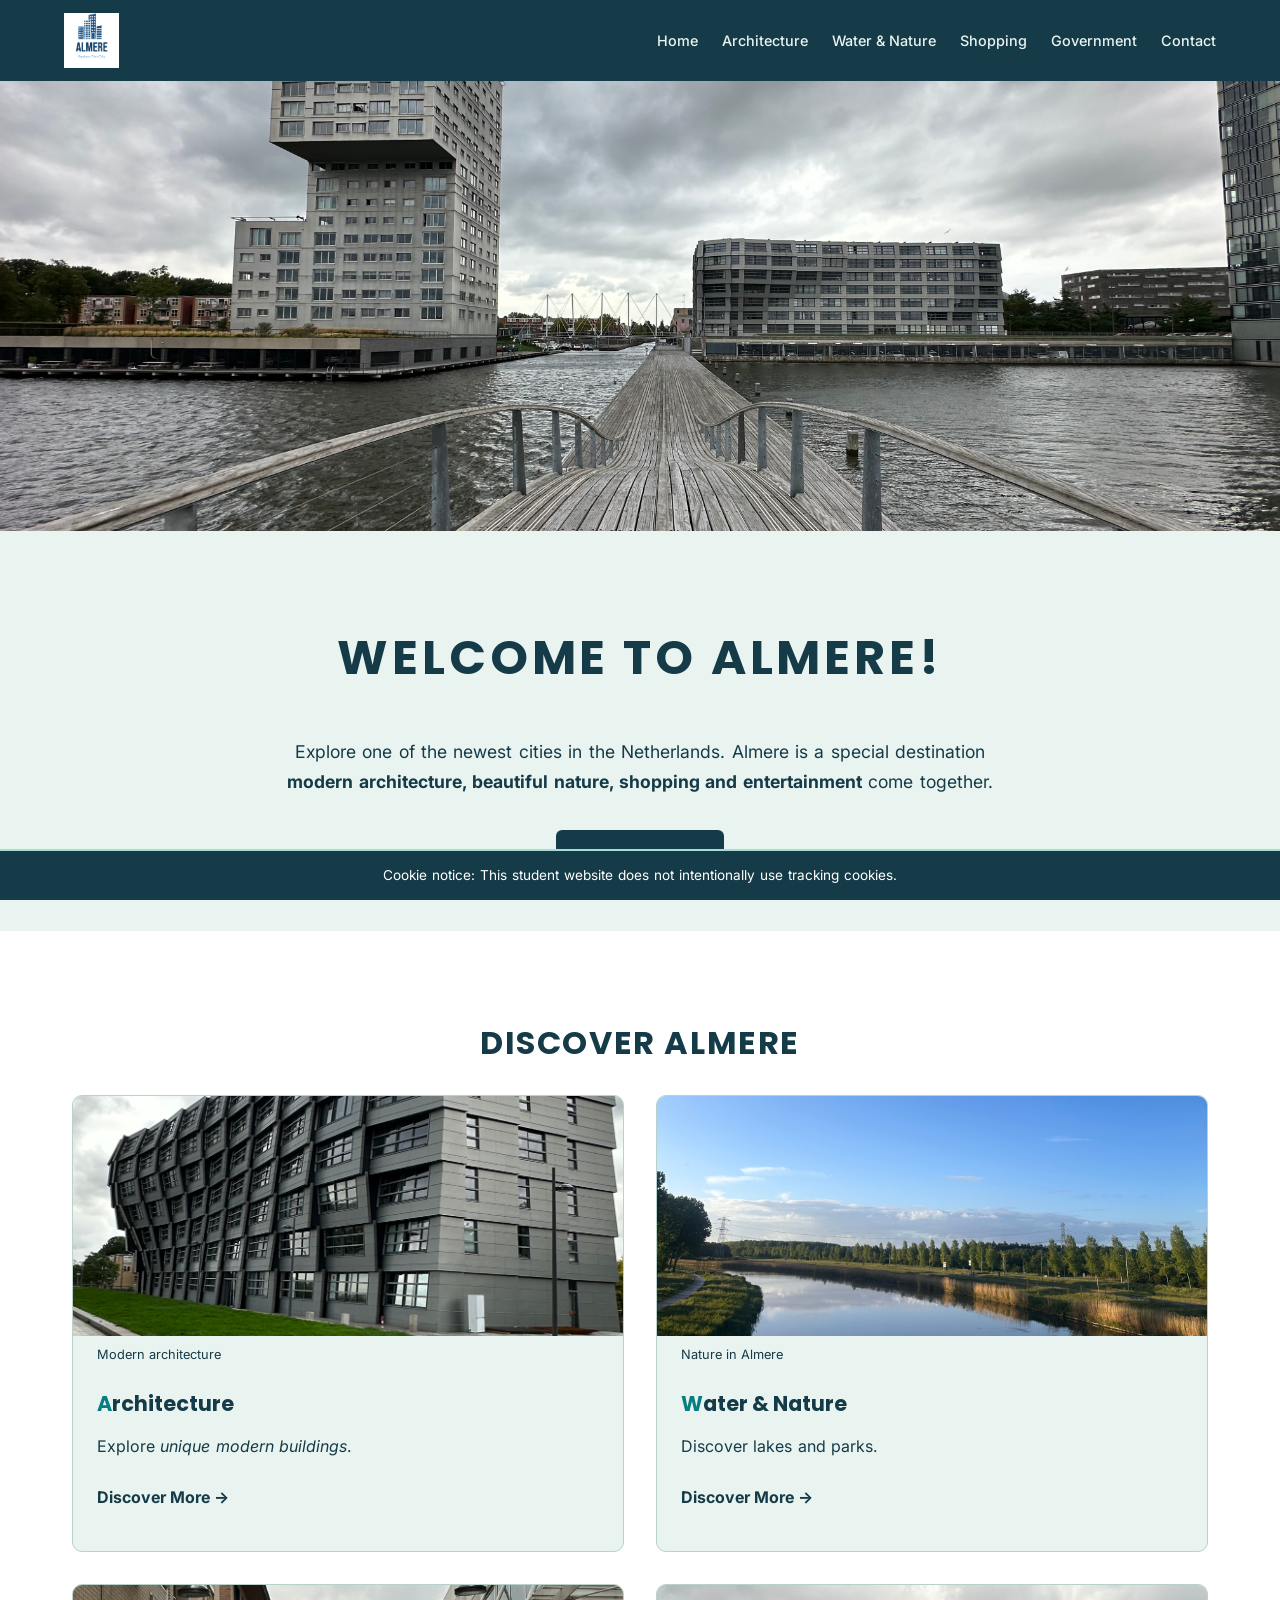
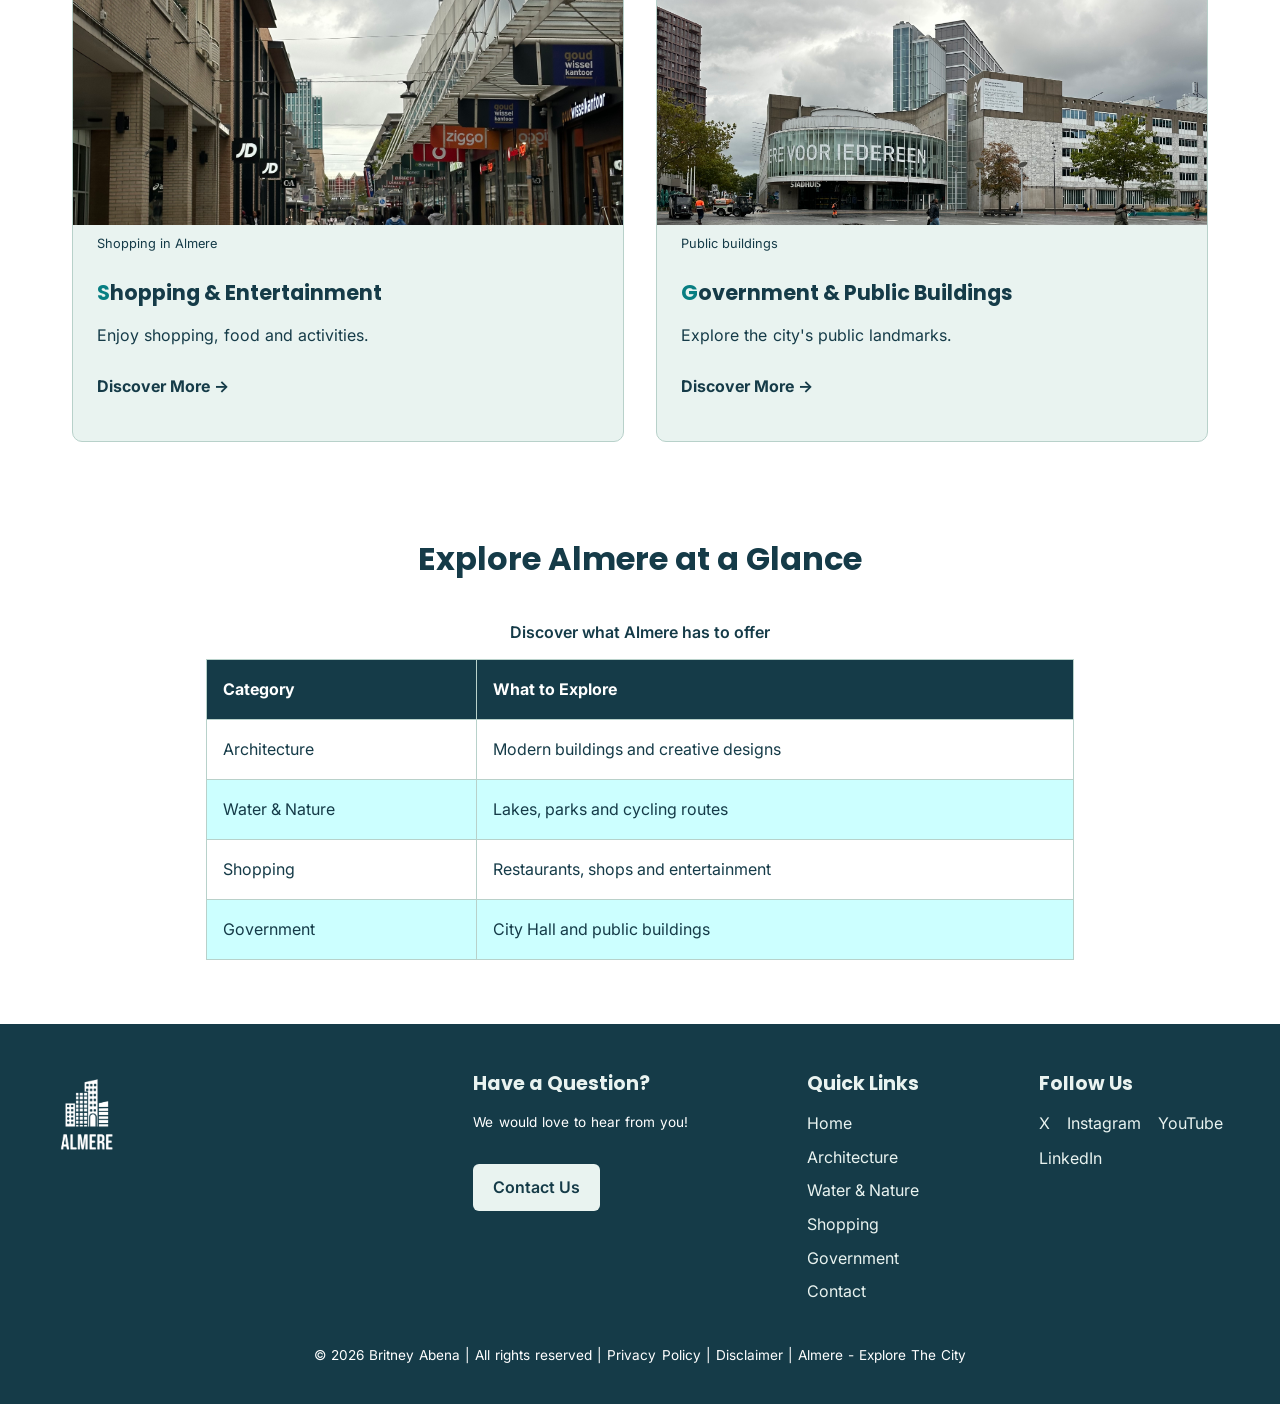
<file: index.html>
<!DOCTYPE html>
<html lang="en">

<head>
    <meta charset="UTF-8">
    <meta name="author" content="Britney Asante">
    <meta name="description" content="Explore Almere through architecture, nature, shopping and public buildings.">
    <meta name="keywords" content="Almere, architecture, nature, shopping, city">
    <meta name="viewport" content="width=device-width, initial-scale=1.0">

    <title>Home | Explore The City</title>

    <link rel="stylesheet" type="text/css" href="css/style.css">
    <link rel="icon" type="image/jpeg" href="img/almere-mainlogo.jpg">
   
</head>

<body>

    <!--Navigation-->
    <header class="site-header">
        <nav aria-label="Main navigation">
            <a href="index.html" class="logo">
                <img src="img/almere-mainlogo.jpg"
                     alt="Almere"
                     title="Explore Almere">
            </a>

            <ul class="navigation">
                <li><a href="index.html">Home</a></li>
                <li><a href ="architecture.html">Architecture</a></li>
                <li><a href="nature.html">Water &amp; Nature</a></li>
                <li><a href="shopping.html">Shopping</a></li>
                <li><a href="government.html">Government</a></li>
                <li><a href="contact.html">Contact</a></li>
            </ul>
        </nav>
    </header>

    <main>
        <!--Main image and introduction-->
        <section class="hero">
            <figure>
                <img src="img/almere-city.jpg" 
                     alt="Modern buidings in Almere city Centre"
                     title="Welcome to Almere">
            </figure>

            <article>
                <h1>WELCOME TO ALMERE!</h1>

                <p> 
                 Explore one of the newest cities in the Netherlands. Almere is a special destination <strong>modern architecture, beautiful nature, shopping and entertainment</strong> come together.
                </p>

                <a href="#discover" class="button">Explore Almere</a>
            </article>
        </section>

        <!--Introduction of Almere-->
        <section id="discover" class="highlights">
             <h2>Discover Almere</h2>

             <section class="card-container">
                <article class="card">
                    <figure>
                        <img src="img/architecture.jpg"
                             alt="Modern buidings in Almere"
                             title="Architecture in Almere">
                        <figcaption>Modern architecture</figcaption>
                    </figure>

                    <h3>Architecture</h3>
                    <p> Explore <em>unique modern buildings</em>.</p>
                    <a href="architecture.html">Discover More &rarr;</a>
                </article>

                <article class="card">
                    <figure>
                        <img src="img/nature.jpg"
                             alt="Lake in Almere"
                             title="Water and Nature">
                        <figcaption>Nature in Almere</figcaption>
                    </figure>

                     <h3>Water &amp; Nature</h3>
                     <p> Discover lakes and parks.</p>
                     <a href="nature.html">Discover More &rarr;</a>
                </article>


                <article class="card">
                    <figure>
                        <img src="img/shopping.jpg"
                             alt="Shopping centre in Almere"
                             title="Shopping and Entertainment">
                        <figcaption>Shopping in Almere</figcaption>
                    </figure>

                     <h3>Shopping &amp; Entertainment</h3>
                     <p> Enjoy shopping, food and activities.</p>
                     <a href="shopping.html">Discover More &rarr;</a>
                </article>

                 <article class="card">
                    <figure>
                        <img src="img/government.jpg"
                             alt="Public building in Almere"
                             title="Government and Public Buildiings">
                        <figcaption>Public buildings</figcaption>
                    </figure>

                     <h3>Government &amp; Public Buildings</h3>
                     <p> Explore the city's public landmarks.</p>
                     <a href="government.html">Discover More &rarr;</a>
                </article>

                </section>
         </section>

         <section class="city-overview">
    <h2>Explore Almere at a Glance</h2>

    <table>
        <caption>Discover what Almere has to offer</caption>

        <thead>
            <tr>
                <th scope="col">Category</th>
                <th scope="col">What to Explore</th>
            </tr>
        </thead>

        <tbody>
            <tr>
                <td>Architecture</td>
                <td>Modern buildings and creative designs</td>
            </tr>
            <tr>
                <td>Water &amp; Nature</td>
                <td>Lakes, parks and cycling routes</td>
            </tr>
            <tr>
                <td>Shopping</td>
                <td>Restaurants, shops and entertainment</td>
            </tr>
            <tr>
                <td>Government</td>
                <td>City Hall and public buildings</td>
            </tr>
        </tbody>
    </table>
</section>

    </main>

    <!--Footer-->
    <footer class="site-footer">

        <section class="footer-container">

            <article class="footer-about">
                <img src="img/almere-logo.jpg"
                     alt="Almere"
                     class="footer-logo"
                     title="Almere logo">
                </article>

                <article class="footer-contact">
                    <h2>Have a Question?</h2>
                    <p>We would love to hear from you!</p>
                    <a href="contact.html" class="button">
                        Contact Us
                    </a> 
                </article>

        <nav class="footer-links" aria-label="Footer navigation">
            <h2>Quick Links</h2>
            
            <ul>
                <li><a href="index.html">Home</a></li>
                <li><a href ="architecture.html">Architecture</a></li>
                <li><a href="nature.html">Water &amp; Nature</a></li>
                <li><a href="shopping.html">Shopping</a></li>
                <li><a href="government.html">Government</a></li>
                <li><a href="contact.html">Contact</a></li>
            </ul>
        </nav>

            <aside class="footer-social">
               <h2>Follow Us</h2>
               <a href="https://x.com" aria-label="X">X</a>
               <a href="https://instagram.com" aria-label="Instagram">Instagram</a>
               <a href="https://youtube.com" aria-label="YouTube">YouTube</a>
              <a href="https://linkedin.com" aria-label="LinkedIn">LinkedIn</a>
            </aside>
         </section>
        <p class="copyright">
            &copy; 2026 Britney Abena | All rights reserved | Privacy Policy | Disclaimer | Almere - Explore The City
        </p>
    </footer>

    <aside class="cookie-message" aria-label="Cookie notice">
    <p>
        Cookie notice: This student website does not
        intentionally use tracking cookies.
    </p>
</aside>
</body>
</html>
</file>
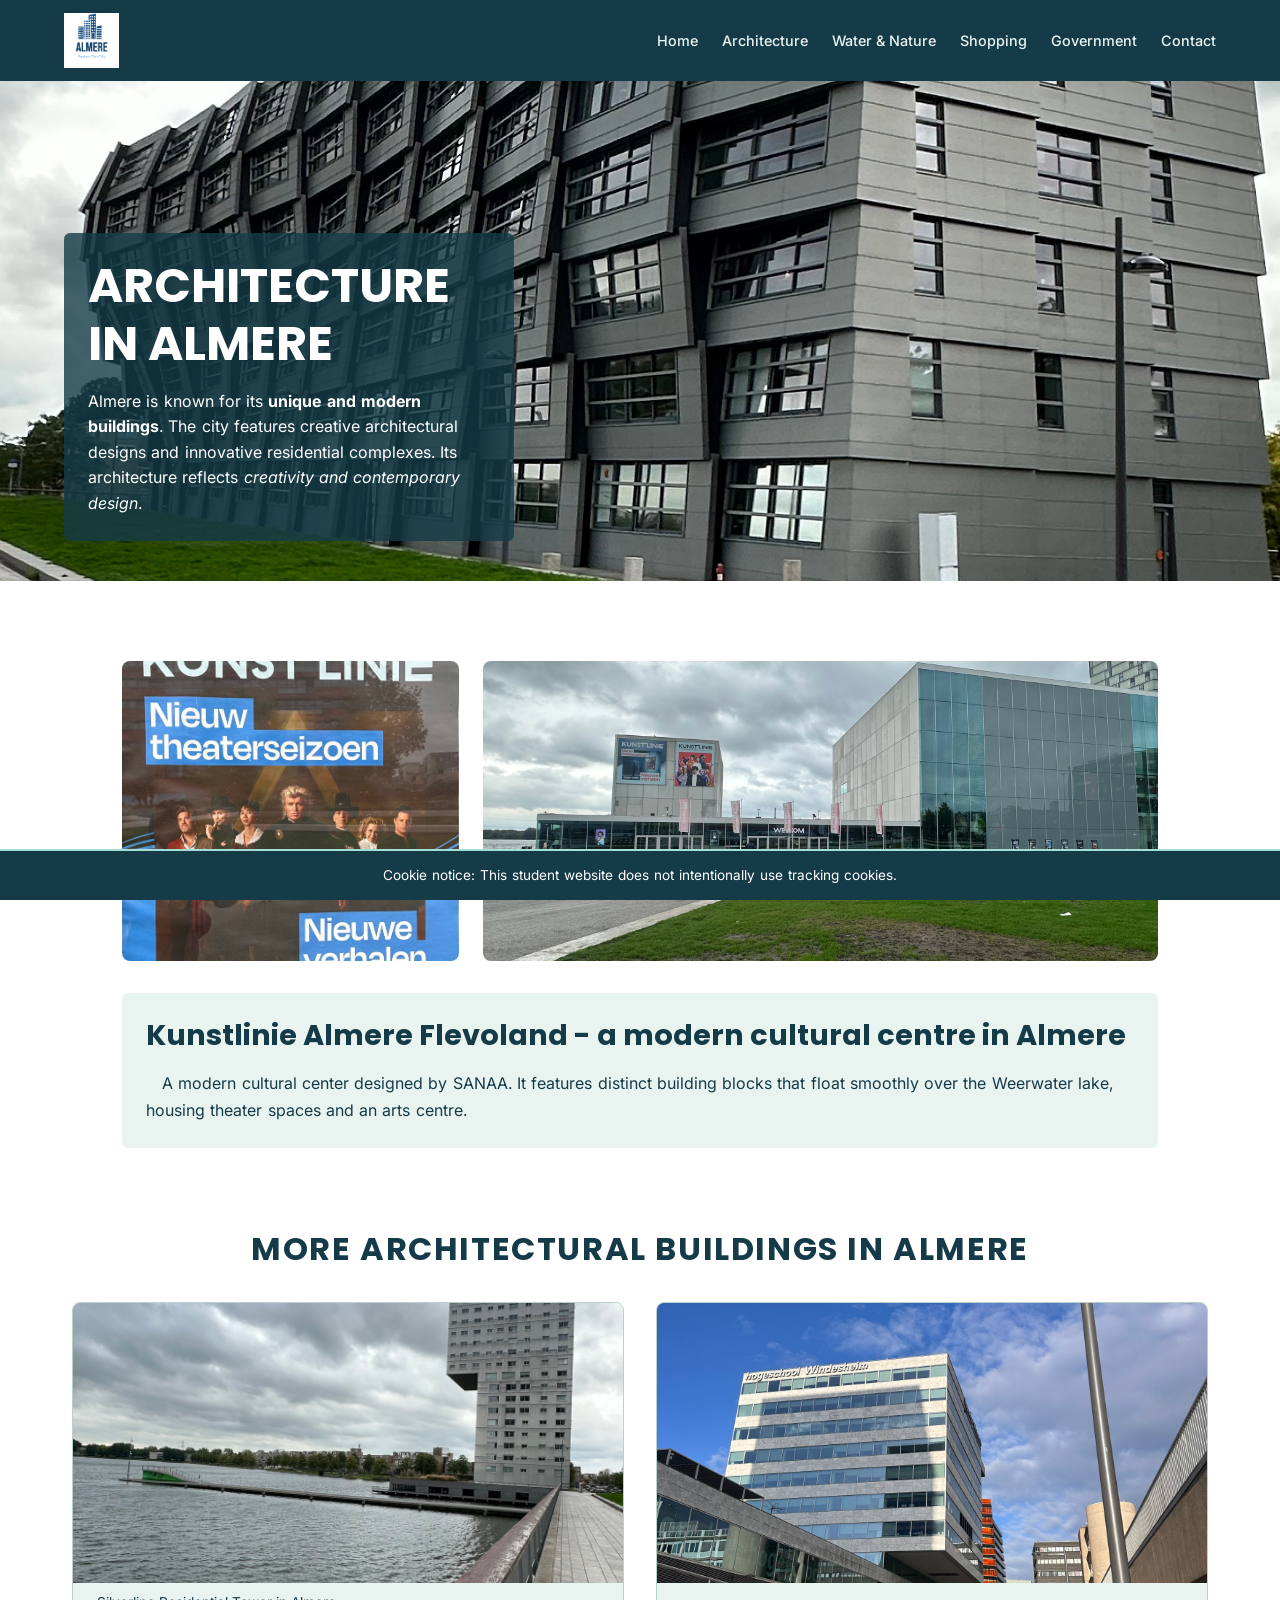
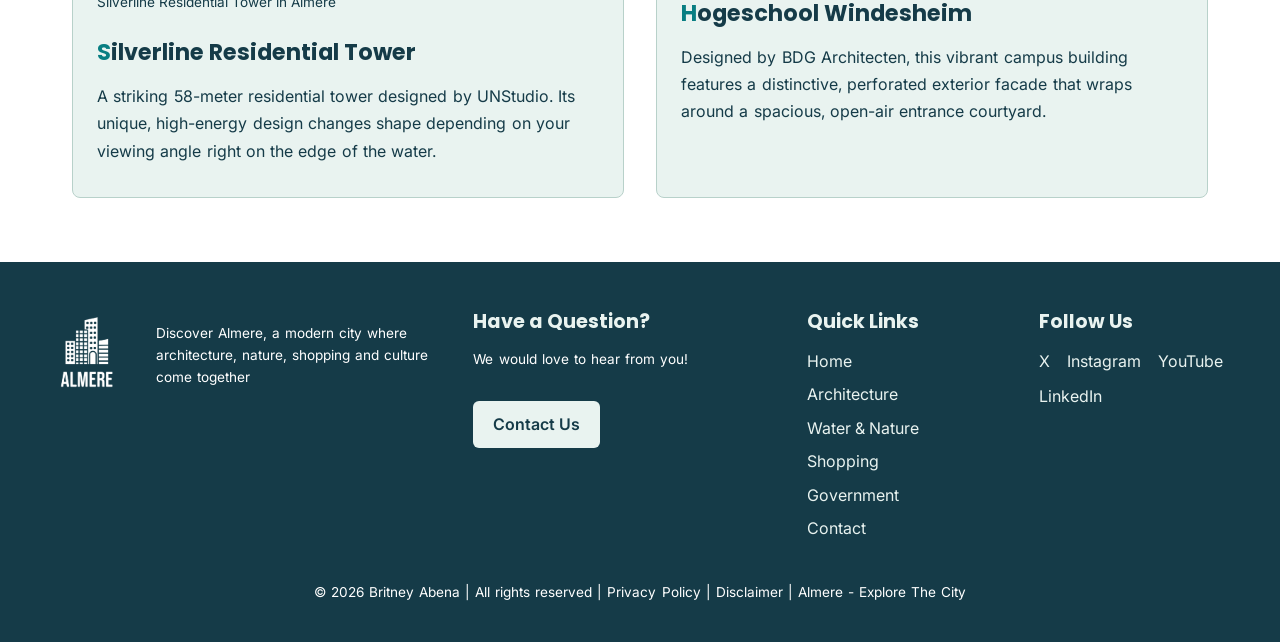
<file: architecture.html>
<!DOCTYPE html>
<html lang="en">
    <head>
        <meta charset="UTF-8">
        <meta name="author" content="Britney Asante">
        <meta name="description" content="Discover modern architecture in Almere including kunstlinie, Silverline Tower and Hogeschool Windesheim. Explore the city's unique buildings.">
        <meta name="keywords" content="Almere, architecture. kunstlinie, silverline, Windesheim">
        <meta name="viewport" content="width=device-width, initial-scale=1.0">

        <title>Architecture</title>

        <link rel="stylesheet" type="text/css" href="css/style.css">
        <link rel="icon" type="image/jpeg" href="img/almere-mainlogo.jpg">
    </head>
<body>

    <header class="site-header">
        <nav aria-label="Main navigation">
            <a href="index.html" class="logo">
                <img src="img/almere-mainlogo.jpg" alt="Almere" title="Almere logo">
            </a>

            <ul class="navigation">
                <li><a href="index.html">Home</a></li>
                <li><a href ="architecture.html" aria-current="page">Architecture</a></li>
                <li><a href="nature.html">Water &amp; Nature</a></li>
                <li><a href="shopping.html">Shopping</a></li>
                <li><a href="government.html">Government</a></li>
                <li><a href="contact.html">Contact</a></li>
            </ul>
        </nav>
    </header>
    <main>
        <section class="architecture-hero">
            <img src="img/architecture.jpg" alt="Modern residential architecture in Almere" title="Architecture in Almere">

            <article class="architecture-intro">
                <h1>Architecture in Almere</h1>

                <p>
                    Almere is known for its <strong>unique and modern 
                    buildings</strong>. The city features creative 
                    architectural designs and innovative residential
                    complexes. Its architecture reflects 
                    <em>creativity and contemporary design</em>.
                </p>
            </article>
        </section>

        <section class="kunstline-section">
            <section class="kunstline-images">
                <figure>
                    <img src="img/kunstlinie-poster.jpg" alt="Kunstlinie Almere theatre poster" title="Kunstlinie poster">
                </figure>
                <figure>
                    <img src="img/kunstlinie.jpg" alt="Modern kunstlinie centre in Almere" title="Kunstlinie">
                </figure>
            </section>
            <article class="kunstline-text">
                <h2>
                    Kunstlinie Almere Flevoland -
                    a modern cultural centre in Almere
                </h2>

                <p>
                    A modern cultural center designed by SANAA. 
                    It features distinct building blocks that 
                    float smoothly over the Weerwater lake, 
                    housing theater spaces and an arts centre.
                </p>
            </article>

        </section>

        <section class="architecture-buildings">
            <h2>More Architectural Buildings in Almere</h2>
            <section class="architecture-card-container">
                <article class="architecture-card">
                    <figure>
                        <img src="img/silverline.jpg" alt="Silverline residential tower in Almere" title="Silverline residential tower">
                        <figcaption>Silverline Residential Tower in Almere</figcaption>
                    </figure>
                    <h3>Silverline Residential Tower</h3>
                    <p>
                        A striking 58-meter residential tower 
                        designed by UNStudio. Its unique, 
                        high-energy design changes shape depending on your viewing angle 
                        right on the edge of the water.
                    </p>
                </article>
                 <article class="architecture-card">
                    <figure>
                        <img src="img/windesheim.jpg" alt="Hogeschool windesheim building in Almere" title="Hogeschool Windesheim"> 
                    </figure>
                    <h3>Hogeschool Windesheim</h3>
                    <p>
                       Designed by BDG Architecten, this vibrant
                        campus building features a distinctive, 
                        perforated exterior facade that wraps 
                        around a spacious, open-air entrance courtyard.
                    </p>
                </article>
            </section>
        </section>

    </main>
    <!--Footer-->
    <footer class="site-footer">

        <section class="footer-container">

            <article class="footer-about">
                <img src="img/almere-logo.jpg" alt="Almere" class="footer-logo" title="Logo">

                <p>Discover Almere, a modern city where 
                   architecture, nature, shopping and 
                   culture come together
                </p>
                </article>

                <article class="footer-contact">
                    <h2>Have a Question?</h2>
                    <p>We would love to hear from you!</p>
                    <a href="contact.html" class="button">
                        Contact Us
                    </a> 
                </article>

        <nav class="footer-links" aria-label="Footer navigation">
            <h2>Quick Links</h2>
            
            <ul>
                <li><a href="index.html">Home</a></li>
                <li><a href ="architecture.html">Architecture</a></li>
                <li><a href="nature.html">Water &amp; Nature</a></li>
                <li><a href="shopping.html">Shopping</a></li>
                <li><a href="government.html">Government</a></li>
                <li><a href="contact.html">Contact</a></li>
            </ul>
        </nav>

            <section class="footer-social">
               <h2>Follow Us</h2>
               <a href="https://x.com" aria-label="X">X</a>
               <a href="https://instagram.com" aria-label="Instagram">Instagram</a>
               <a href="https://youtube.com" aria-label="YouTube">YouTube</a>
              <a href="https://linkedin.com" aria-label="LinkedIn">LinkedIn</a>
             </section>
         </section>
        <p class="copyright">
            &copy; 2026 Britney Abena | All rights reserved | Privacy Policy | Disclaimer | Almere - Explore The City
        </p>
    </footer>

    <aside class="cookie-message" aria-label="Cookie notice">
    <p>
        Cookie notice: This student website does not
        intentionally use tracking cookies.
    </p>
</aside>

</body>
</html>
</file>
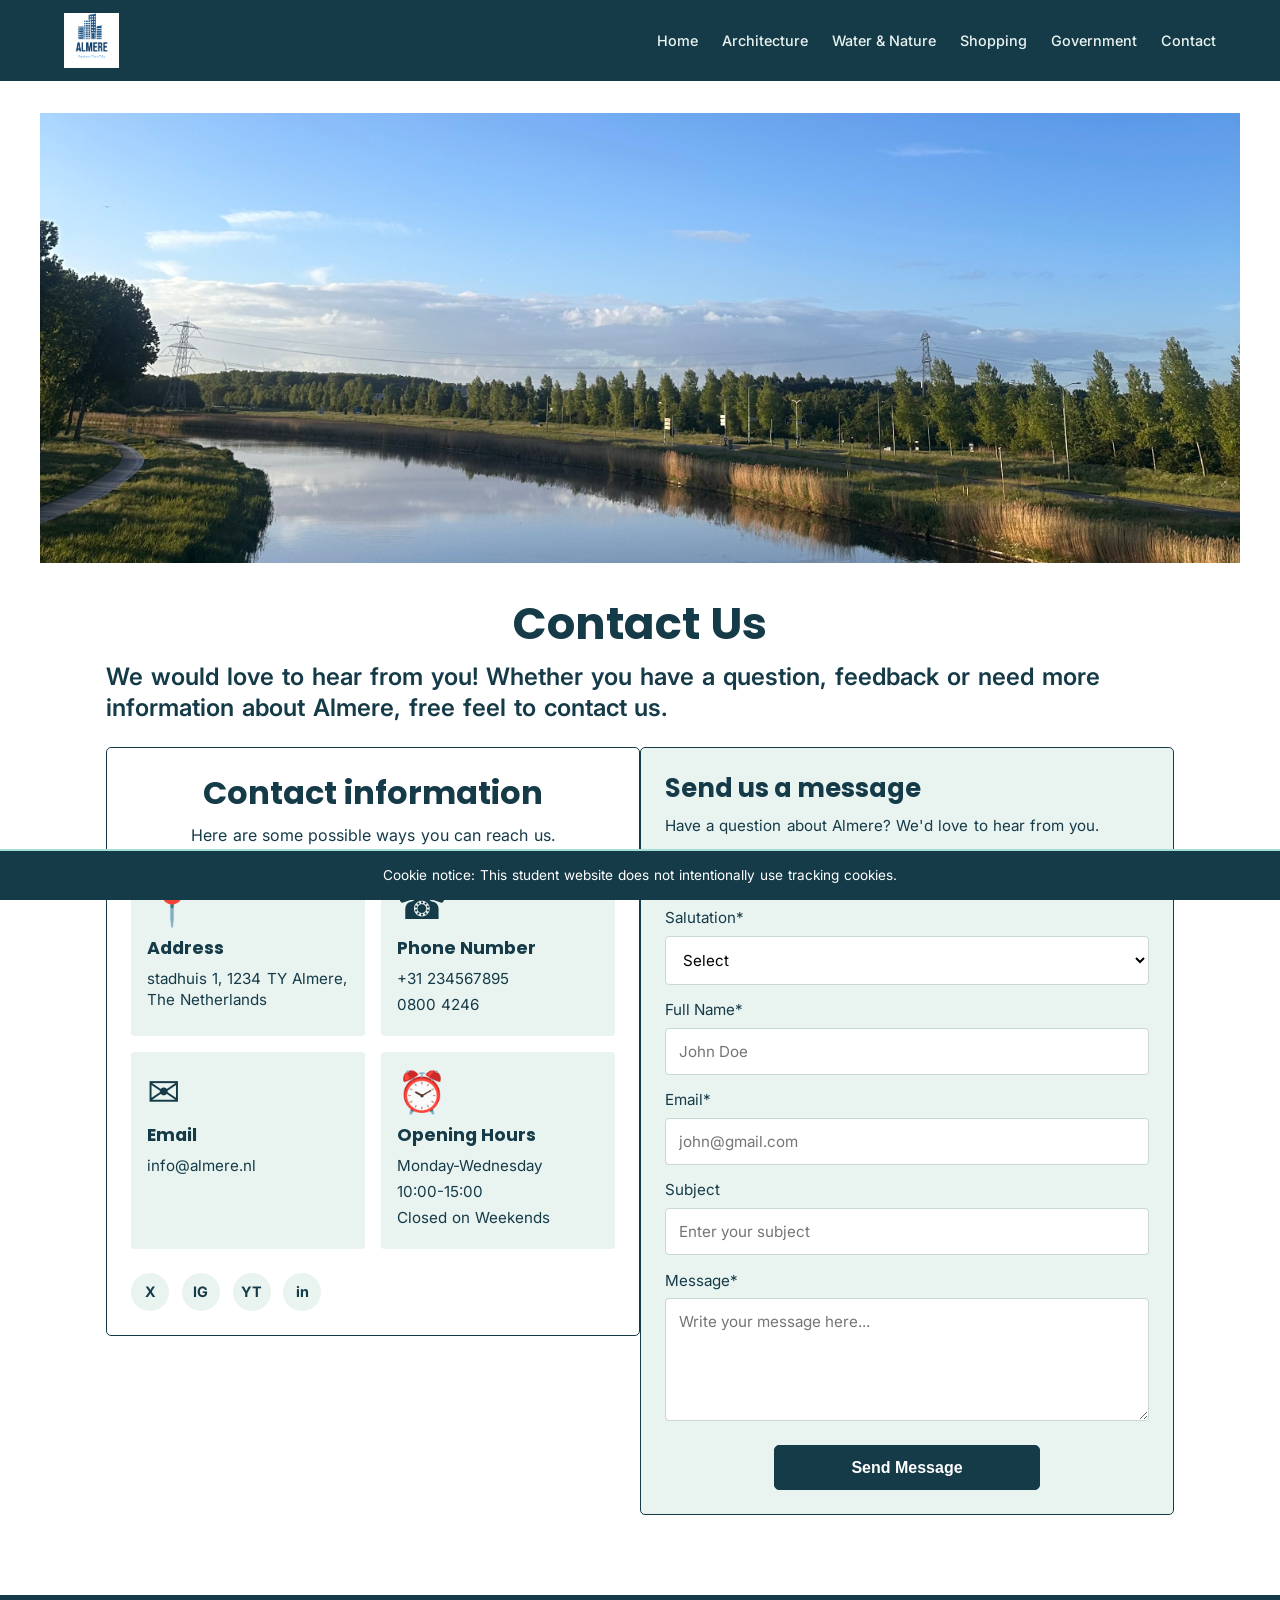
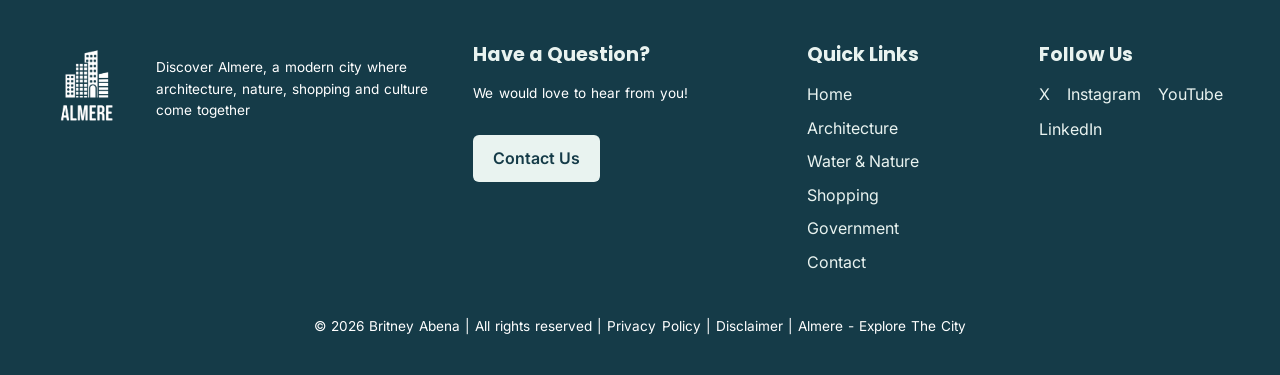
<file: contact.html>
<!DOCTYPE html> 
<html lang="en">
<head>
       <meta charset="UTF-8">
        <meta name="author" content="Britney Asante">
        <meta name="description" content="Contact Explore Almere for questions, feedback and information about the city's architecture, nature, shopping and attractions.">
        <meta name="keywords" content="Almere, contact, information, Netherlands, tourism">
        <meta name="viewport" content="width=device-width, initial-scale=1.0">

        <title>Contact Us | Explore Almere</title> 

        <link rel="stylesheet" type="text/css" href="css/style.css">
        <link rel="icon" type="image/jpeg" href="img/almere-mainlogo.jpg">
</head>
<body> 

    <header class="site-header">
        <nav aria-label="Main navigation">
            <a href="index.html" class="logo">
                <img src="img/almere-mainlogo.jpg" alt="Almere" title="Almere logo">
            </a>

            <ul class="navigation">
                <li><a href="index.html">Home</a></li>
                <li><a href ="architecture.html">Architecture</a></li>
                <li><a href="nature.html">Water &amp; Nature</a></li>
                <li><a href="shopping.html">Shopping</a></li>
                <li><a href="government.html">Government</a></li>
                <li><a href="contact.html" aria-current="page">Contact</a></li>
            </ul>
        </nav>
    </header>
    <main>
        <section class="contact-hero">
            <img src="img/contact.jpg" alt="Peaceful lake surrounding by trees in Almere" title="Beautiful scenery in Almere">
        </section>

        <section class="contact-introduction">
            <h1> Contact Us</h1>
            <p>
                We would love to hear from you! Whether you have a question, feedback or need more information about Almere, free feel to contact us.
            </p>
        </section>

        <section class="contact-layout">
            <article class="contact-information">
                <h2>Contact information</h2>
                <p>
                    Here are some possible ways you can reach us.
                </p>

                <section class="contact-info-grid">
                    <article class="contact-info-card">
                        <span class="contact-icon" aria-hidden="true">&#128205;</span>
                        <h3>Address</h3>
                        <p>
                            stadhuis 1,
                            1234 TY Almere,
                            The Netherlands
                        </p>
                    </article>

                    <article class="contact-info-card">
                        <span class="contact-icon" aria-hidden="true">&#9742;</span>
                        <h3>Phone Number</h3>
                        <p>
                            <a href="tel:+31234567895">
                                +31 234567895
                            </a>
                        </p>
                        <p>
                            <a href="tel:+08004246">
                                0800 4246
                            </a>
                        </p>
                    </article>

                    <article class="contact-info-card">
                        <span class="contact-icon" aria-hidden="true">&#9993;</span>
                        <h3>Email</h3>
                        <p>
                            <a href="mailto:info@almere.nl">
                                info@almere.nl
                            </a>
                        </p>
                    </article>

                     <article class="contact-info-card">
                        <span class="contact-icon" aria-hidden="true">&#9200;</span>
                        <h3>Opening Hours</h3>
                        <p>
                            Monday-Wednesday
                        </p>
                        <p>
                            10:00-15:00
                        </p>
                        <p>
                            Closed on Weekends
                        </p>
                    </article>
                </section>

                <aside class="contact-social">
                    <a href="https://x.com" aria-label="X">X</a>
                    <a href="https://instagram.com" aria-label="Instagram">IG</a>
                    <a href="https://youtube.com" aria-label="YouTube">YT</a>
                    <a href="https://linkedin.com" aria-label="LinkedIn">in</a>
                </aside>
            </article>

            <article class="contact-form-section">
                <h2>Send us a message</h2>
                <p>
                    Have a question about Almere?
                    We'd love to hear from you.
                </p>

                <form action="#" method="post">
                    <fieldset>
                        <legend>Your Contact Details</legend>
                        <label for="salutation">
                            Salutation*
                        </label>
                        <select id="salutation" name="salutation" required>
                            <option value="">Select</option>
                            <option value="mr">Mr</option>
                            <option value="miss">Miss</option>
                            <option value="mrs">Mrs</option>
                            <option value="other">Other</option>
                        </select>
                        <label for="fullname">Full Name*</label>
                        <input type="text" id="fullname" name="fullname" required minlength="2" maxlength="50" placeholder="John Doe"/>
                        <label for="email">Email*</label>
                        <input type="email" id="email" name="email" required placeholder="john@gmail.com"/>
                        <label for="subject">Subject</label>
                        <input type="text" id="subject" name="subject" placeholder="Enter your subject"/>
                        <label for="message">Message*</label>
                        <textarea name="message" id="message" rows="5" placeholder="Write your message here..." required></textarea>     
                        <input type="submit" value="Send Message" class="contact-submit"/>
                        
                    </fieldset>
                </form>
            </article>
        </section>
    </main>

    <!--Footer-->
    <footer class="site-footer">

        <section class="footer-container">

            <article class="footer-about">
                <img src="img/almere-logo.jpg" alt="Almere" class="footer-logo" title="Logo">

                <p>Discover Almere, a modern city where 
                   architecture, nature, shopping and 
                   culture come together
                </p>
                </article>

                <article class="footer-contact">
                    <h2>Have a Question?</h2>
                    <p>We would love to hear from you!</p>
                    <a href="contact.html" class="button">
                        Contact Us
                    </a> 
                </article>

        <nav class="footer-links" aria-label="Footer navigation">
            <h2>Quick Links</h2>
            
            <ul>
                <li><a href="index.html">Home</a></li>
                <li><a href ="architecture.html">Architecture</a></li>
                <li><a href="nature.html">Water &amp; Nature</a></li>
                <li><a href="shopping.html">Shopping</a></li>
                <li><a href="government.html">Government</a></li>
                <li><a href="contact.html">Contact</a></li>
            </ul>
        </nav>

            <section class="footer-social">
               <h2>Follow Us</h2>
               <a href="https://x.com" aria-label="X">X</a>
               <a href="https://instagram.com" aria-label="Instagram">Instagram</a>
               <a href="https://youtube.com" aria-label="YouTube">YouTube</a>
              <a href="https://linkedin.com" aria-label="LinkedIn">LinkedIn</a>
             </section>
         </section>
        <p class="copyright">
            &copy; 2026 Britney Abena | All rights reserved | Privacy Policy | Disclaimer | Almere - Explore The City
        </p>
    </footer>

    <aside class="cookie-message" aria-label="Cookie notice">
    <p>
        Cookie notice: This student website does not
        intentionally use tracking cookies.
    </p>
</aside>

</body>
</html>
</file>
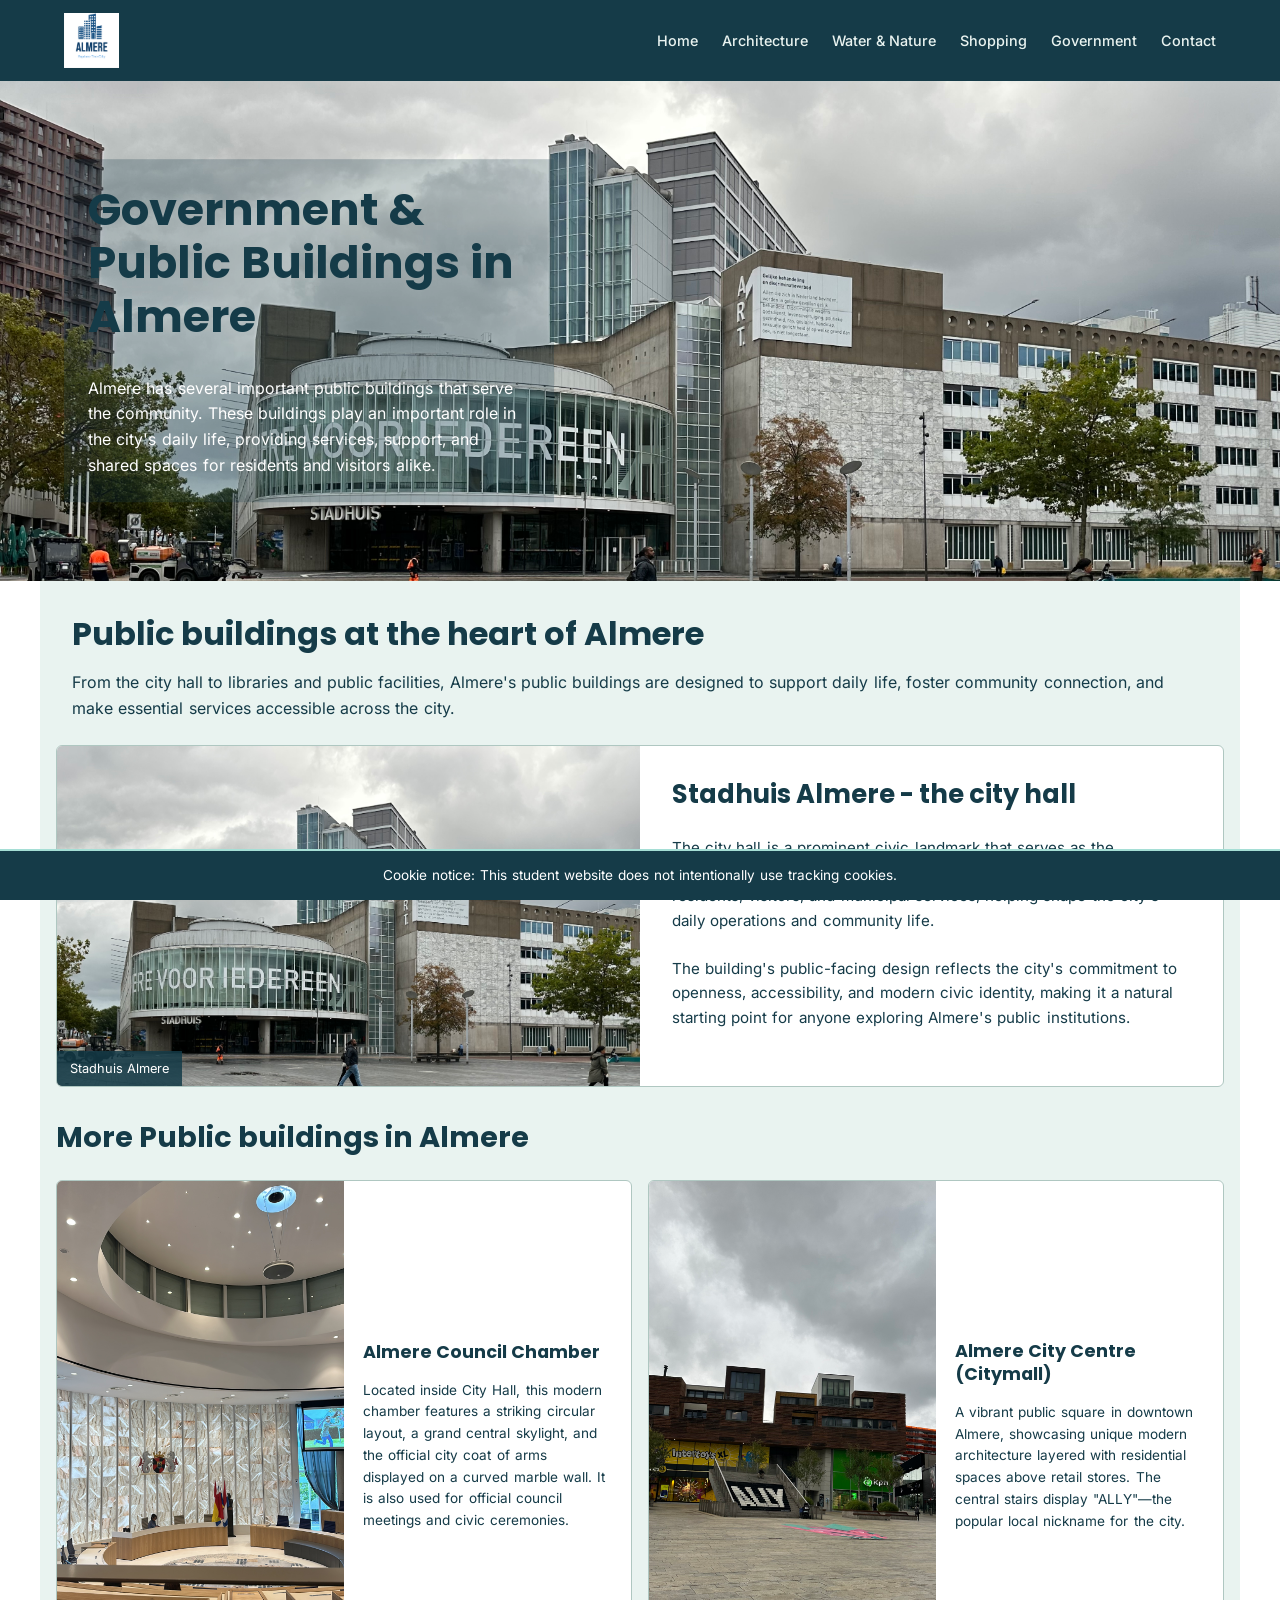
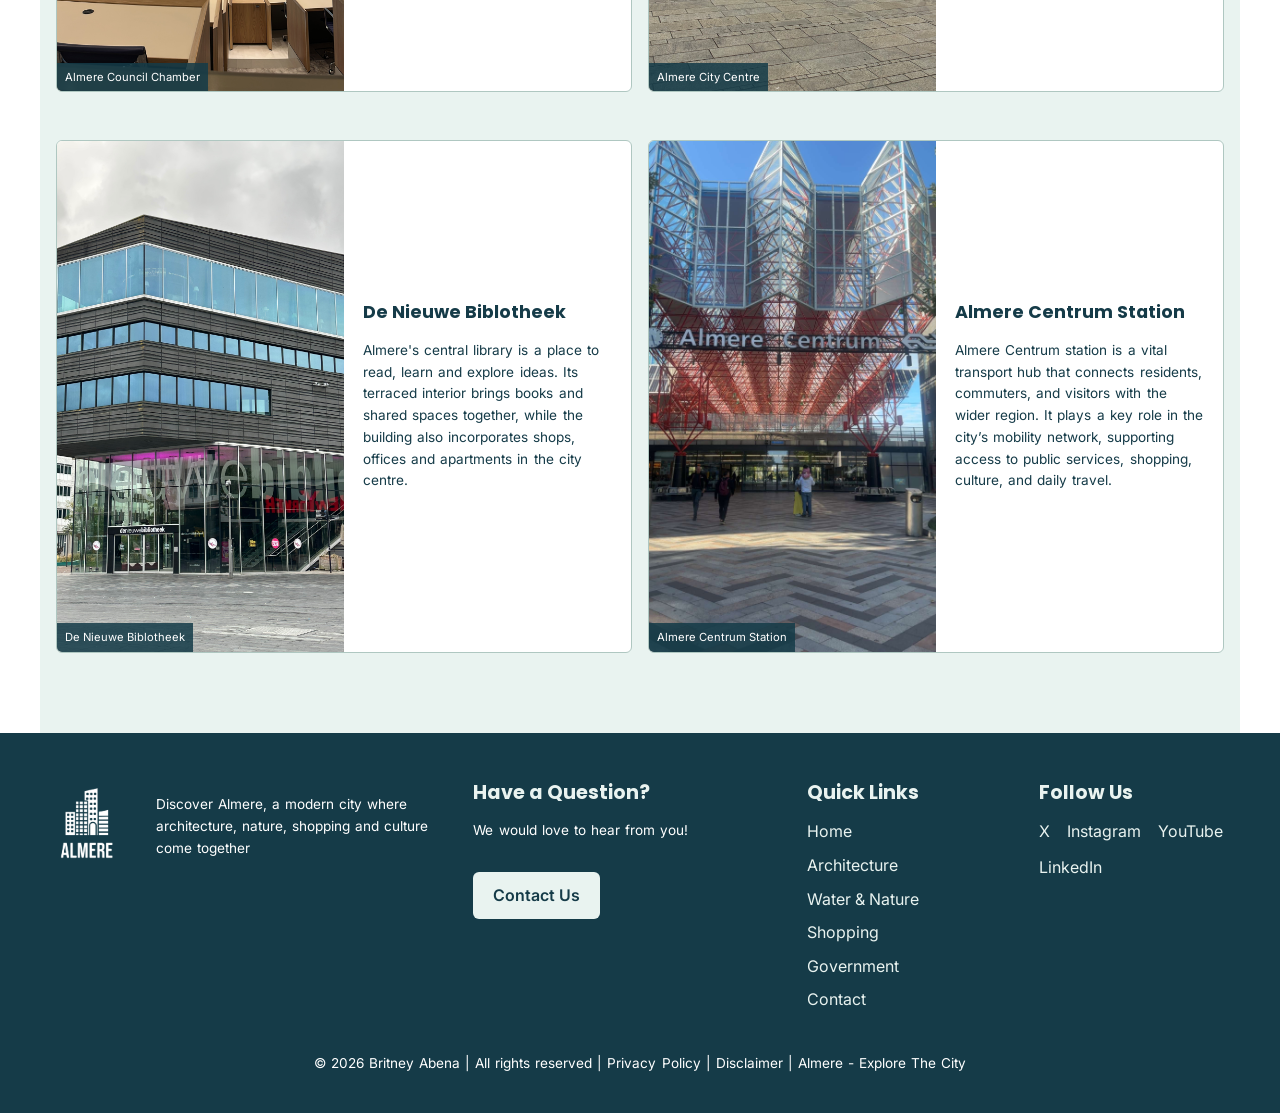
<file: government.html>
<!DOCTYPE html> 
<html lang="en">
<head>
       <meta charset="UTF-8">
        <meta name="author" content="Britney Asante">
        <meta name="description" content="Discover government and Public buildings in Almere, including the city hall, council chamber, central library, city centre and railway station.">
        <meta name="keywords" content="Almere, government, city hall, library, public buildings">
        <meta name="viewport" content="width=device-width, initial-scale=1.0">

        <title>Government &amp; Public Buildings | Explore Almere</title> 

        <link rel="stylesheet" type="text/css" href="css/style.css">
        <link rel="icon" type="image/jpeg" href="img/almere-mainlogo.jpg">
</head>
<body> 

    <header class="site-header">
        <nav aria-label="Main navigation">
            <a href="index.html" class="logo">
                <img src="img/almere-mainlogo.jpg" alt="Almere" title="Almere logo">
            </a>

            <ul class="navigation">
                <li><a href="index.html">Home</a></li>
                <li><a href ="architecture.html">Architecture</a></li>
                <li><a href="nature.html">Water &amp; Nature</a></li>
                <li><a href="shopping.html">Shopping</a></li>
                <li><a href="government.html" aria-current="page">Government</a></li>
                <li><a href="contact.html">Contact</a></li>
            </ul>
        </nav>
    </header>
    <main>
        <section class="government-hero">
            <img src="img/government.jpg" alt="Almere city hall and surrounding public buildings" title="Government and Public Buildiings in Almere">
            
            <article class="government-hero-text">
                <h1>Government &amp; Public Buildings in Almere</h1>
                <p>
                    Almere has several important public 
                    buildings that serve the community. 
                    These buildings play an important 
                    role in the city's daily life, 
                    providing services, support, and 
                    shared spaces for residents and visitors alike.
                </p>
            </article>
        </section>

        <section class="government-content">
            <header class="government-heading">
                <h2>Public buildings at the heart of Almere</h2>
                <p>
                    From the city hall to libraries and public facilities, Almere's public buildings are designed to support daily life, foster community connection, and make essential services accessible across the city.
                </p>
            </header>

            <article class="government-feature">
                <figure>
                    <img src="img/government.jpg" alt="Stadhuis Almere city hall exterior" title="Stadhuis Almere">
                    <figcaption>Stadhuis Almere</figcaption>
                </figure>

                <section class="government-feature-text">
                    <h2>Stadhuis Almere - the city hall</h2>
                    <p>
                        The city hall is a prominent civic landmark that serves as the administrative heart of Almere. It provides a visible point of contact for residents, visitors, and municipal services, helping shape the city's daily operations and community life.
                    </p>
                    <p>
                        The building's public-facing design reflects the city's commitment to openness, accessibility, and modern civic identity, making it a natural starting point for anyone exploring Almere's public institutions.
                    </p>
                </section>
            </article>

            <section class="government-more">
                <h2>More Public buildings in Almere</h2>

                <section class="government-card-container">

                    <article class="government-card">
                        <figure>
                            <img src="img/council-chamber.jpg" alt="Interior of Almere Council Chamber" title="Almere Council Chamber">
                            <figcaption>Almere Council Chamber</figcaption>
                        </figure>

                        <section class="government-card-text">
                            <h3>Almere Council Chamber</h3>
                            <p>
                                Located inside City Hall, this modern chamber features a striking circular layout, a grand central skylight, and the official city coat of arms displayed on a curved marble wall. It is also used for official council meetings and civic ceremonies.
                            </p>
                        </section>
                    </article>


                    <article class="government-card">
                        <figure>
                            <img src="img/city-centre.jpg" alt="Almere city centre and shopping area" title="Almere City Centre">
                            <figcaption>Almere City Centre</figcaption>
                        </figure>

                        <section class="government-card-text">
                            <h3>Almere City Centre (Citymall)</h3>
                            <p>
                                A vibrant public square in downtown Almere, showcasing unique modern architecture layered with residential spaces above retail stores. The central stairs display "ALLY"—the popular local nickname for the city.
                            </p>
                        </section>
                    </article>

                    <article class="government-card">
                        <figure>
                            <img src="img/library.jpg" alt="De nieuwe Biblotheek in Almere" title="De nieuwe Biblotheek"> 
                            <figcaption>De Nieuwe Biblotheek</figcaption>
                        </figure>

                        <section class="government-card-text">
                            <h3>De Nieuwe Biblotheek</h3>
                            <p>
                                Almere's central library is a place to read, learn and explore ideas. Its terraced interior brings books and shared spaces together, while the building also incorporates shops, offices and apartments in the city centre.
                            </p>
                        </section>
                    </article>

                    <article class="government-card">
                        <figure>
                            <img src="img/almere-station.jpg" alt="Almere Centrum railway station entrance" title="Almere centrum Station">
                            <figcaption>Almere Centrum Station</figcaption>
                        </figure>

                        <section class="government-card-text">
                            <h3>Almere Centrum Station</h3>
                            <p>
                                Almere Centrum station is a vital transport hub that connects residents, commuters, and visitors with the wider region. It plays a key role in the city’s mobility network, supporting access to public services, shopping, culture, and daily travel.
                            </p>
                        </section>
                    </article>

                </section>
            </section>

        </section>

    </main>

    <footer class="site-footer">

        <section class="footer-container">

            <article class="footer-about">
                <img src="img/almere-logo.jpg" alt="Almere" class="footer-logo" title="Logo">

                <p>Discover Almere, a modern city where 
                   architecture, nature, shopping and 
                   culture come together
                </p>
                </article>

                <article class="footer-contact">
                    <h2>Have a Question?</h2>
                    <p>We would love to hear from you!</p>
                    <a href="contact.html" class="button">
                        Contact Us
                    </a> 
                </article>

        <nav class="footer-links" aria-label="Footer navigation">
            <h2>Quick Links</h2>
            
            <ul>
                <li><a href="index.html">Home</a></li>
                <li><a href ="architecture.html">Architecture</a></li>
                <li><a href="nature.html">Water &amp; Nature</a></li>
                <li><a href="shopping.html">Shopping</a></li>
                <li><a href="government.html">Government</a></li>
                <li><a href="contact.html">Contact</a></li>
            </ul>
        </nav>

            <section class="footer-social">
               <h2>Follow Us</h2>
               <a href="https://x.com" aria-label="X">X</a>
               <a href="https://instagram.com" aria-label="Instagram">Instagram</a>
               <a href="https://youtube.com" aria-label="YouTube">YouTube</a>
              <a href="https://linkedin.com" aria-label="LinkedIn">LinkedIn</a>
             </section>
         </section>
        <p class="copyright">
            &copy; 2026 Britney Abena | All rights reserved | Privacy Policy | Disclaimer | Almere - Explore The City
        </p>
    </footer>

    <aside class="cookie-message" aria-label="Cookie notice">
    <p>
        Cookie notice: This student website does not
        intentionally use tracking cookies. 
    </p>
</aside>

</body>
</html>
</file>
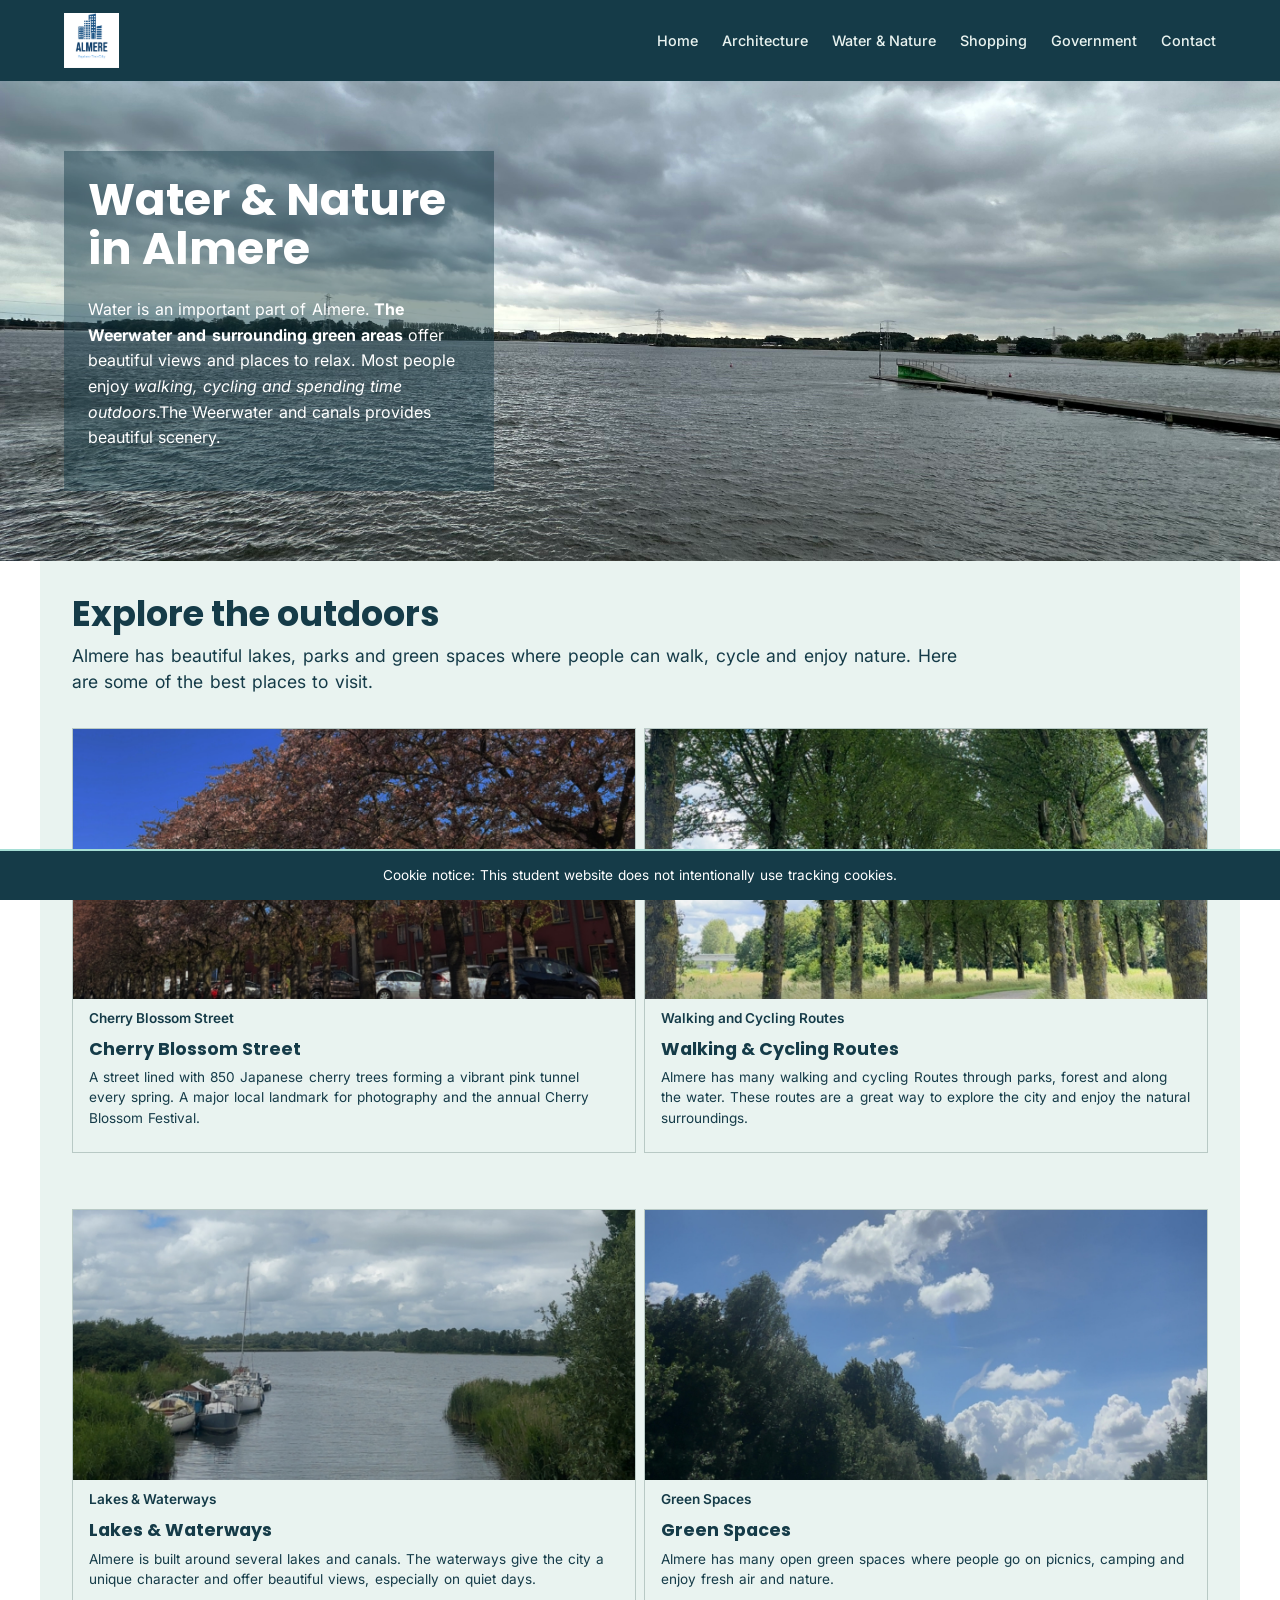
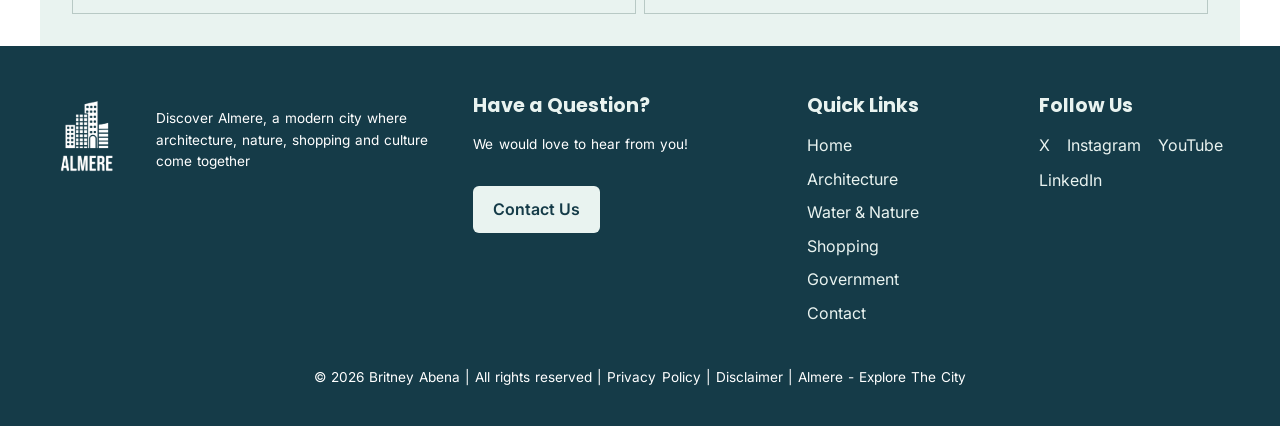
<file: nature.html>
<!DOCTYPE html>
<html lang="en">
    <head>
        <meta charset="UTF-8">
        <meta name="author" content="Britney Asante">
        <meta name="description" content="Explore water and nature in Almere, from scenic lakes and waterways to cherry blossom streets, cycling routes and peaceful green spaces.">
        <meta name="keywords" content="Almere, nature, lakes, parks, cycling">
        <meta name="viewport" content="width=device-width, initial-scale=1.0">

        <title>Water &amp; Nature | Explore Almere</title>

        <link rel="stylesheet" type="text/css" href="css/style.css">
        <link rel="icon" type="image/jpeg" href="img/almere-mainlogo.jpg">
    </head>
<body>

    <header class="site-header">
        <nav aria-label="Main navigation">
            <a href="index.html" class="logo">
                <img src="img/almere-mainlogo.jpg" alt="Almere" title="Almere logo">
            </a>

            <ul class="navigation">
                <li><a href="index.html">Home</a></li>
                <li><a href ="architecture.html">Architecture</a></li>
                <li><a href="nature.html" aria-current="page">Water &amp; Nature</a></li>
                <li><a href="shopping.html">Shopping</a></li>
                <li><a href="government.html">Government</a></li>
                <li><a href="contact.html">Contact</a></li>
            </ul>
        </nav>
    </header>
    <main>
        <section class="nature-hero">
            <img src="img/water.jpg" alt="Beautiful lake and water scenery in Almere" title="Water and Nature in Almere">

            <article class="nature-hero-text">
                <h1>Water &amp; Nature in Almere</h1>
                <p>
                    Water is an important part of Almere. <strong>The Weerwater and surrounding green areas </strong>offer beautiful views and places to relax. Most people enjoy <em>walking, cycling and spending time outdoors</em>.The Weerwater and canals provides beautiful scenery. 
                </p>
            </article>
        </section>

        <section class="nature-content">
            <header class="nature-heading">
              <h2>Explore the outdoors</h2>
              <p>
                Almere has beautiful lakes, parks and green spaces where people can walk, cycle and enjoy nature. Here are some of the best places to visit.
              </p>
            </header>

            <section class="nature-card-container">
                <article class="nature-card">
                    <figure>
                       <img src="img/cherry-blossom.jpg" alt="cherry blossom trees along a street" title="Cherry Blossom Street">
                       <figcaption>Cherry Blossom Street</figcaption>
                    </figure>

                    <section class="nature-card-text">
                        <h3>Cherry Blossom Street</h3>
                        <p>
                            A street lined with 850 Japanese cherry trees forming a vibrant pink tunnel every spring. A major local landmark for photography and the annual Cherry Blossom Festival.
                        </p>
                    </section>
                </article>

                <article class="nature-card">
                    <figure>
                       <img src="img/walking-cycling.jpg" alt="Walking and cycling route surrounded by trees" title="Walking and Cycling routes">
                       <figcaption>Walking and Cycling Routes</figcaption>
                    </figure>

                    <section class="nature-card-text">
                        <h3>Walking &amp; Cycling Routes</h3>
                        <p>
                            Almere has many walking and cycling Routes through parks, forest and along the water. These routes are a great way to explore the city and enjoy the natural surroundings.
                        </p>
                    </section>
                </article>

                <article class="nature-card">
                    <figure>
                       <img src="img/lakes-waterways.jpg" alt="Peaceful waterway with boats in Almere" title="Lakes and Waterways"> 
                       <figcaption>Lakes &amp; Waterways</figcaption>
                    </figure>

                    <section class="nature-card-text">
                        <h3>Lakes &amp; Waterways</h3>
                        <p>
                            Almere is built around several lakes and canals. The waterways give the city a unique character and offer beautiful views, especially on quiet days.
                        </p>
                    </section>
                </article>

                <article class="nature-card">
                    <figure>
                       <img src="img/green-spaces.jpg" alt="Green trees and open natural spaces" title="Green Spaces in Almere">
                       <figcaption>Green Spaces</figcaption>
                    </figure>

                    <section class="nature-card-text">
                        <h3>Green Spaces</h3>
                        <p>
                            Almere has many open green spaces where people go on picnics, camping and enjoy fresh air and nature.
                        </p>
                    </section>
                </article>

            </section>
        </section>

    </main>

    <footer class="site-footer">

        <section class="footer-container">

            <article class="footer-about">
                <img src="img/almere-logo.jpg"
                     alt="Almere"
                     title="Almere city"
                     class="footer-logo">

                <p>Discover Almere, a modern city where architecture, nature, shopping and culture come together
                </p>
                </article>

                <article class="footer-contact">
                    <h2>Have a Question?</h2>
                    <p>We would love to hear from you!</p>
                    <a href="contact.html" class="button">
                        Contact Us
                    </a> 
                </article>

        <nav class="footer-links" aria-label="Footer navigation">
            <h2>Quick Links</h2>
            
            <ul>
                <li><a href="index.html">Home</a></li>
                <li><a href ="architecture.html">Architecture</a></li>
                <li><a href="nature.html">Water &amp; Nature</a></li>
                <li><a href="shopping.html">Shopping</a></li>
                <li><a href="government.html">Government</a></li>
                <li><a href="contact.html">Contact</a></li>
            </ul>
        </nav>

             <aside class="footer-social">
               <h2>Follow Us</h2>
               <a href="https://x.com" aria-label="X">X</a>
               <a href="https://instagram.com" aria-label="Instagram">Instagram</a>
               <a href="https://youtube.com" aria-label="YouTube">YouTube</a>
              <a href="https://linkedin.com" aria-label="LinkedIn">LinkedIn</a>
            </aside>
         </section>
        <p class="copyright">
            &copy; 2026 Britney Abena | All rights reserved | Privacy Policy | Disclaimer | Almere - Explore The City
        </p>
    </footer>

    <aside class="cookie-message" aria-label="Cookie notice">
    <p>
        Cookie notice: This student website does not
        intentionally use tracking cookies. 
    </p>
</aside>
</body>
</html>
</file>
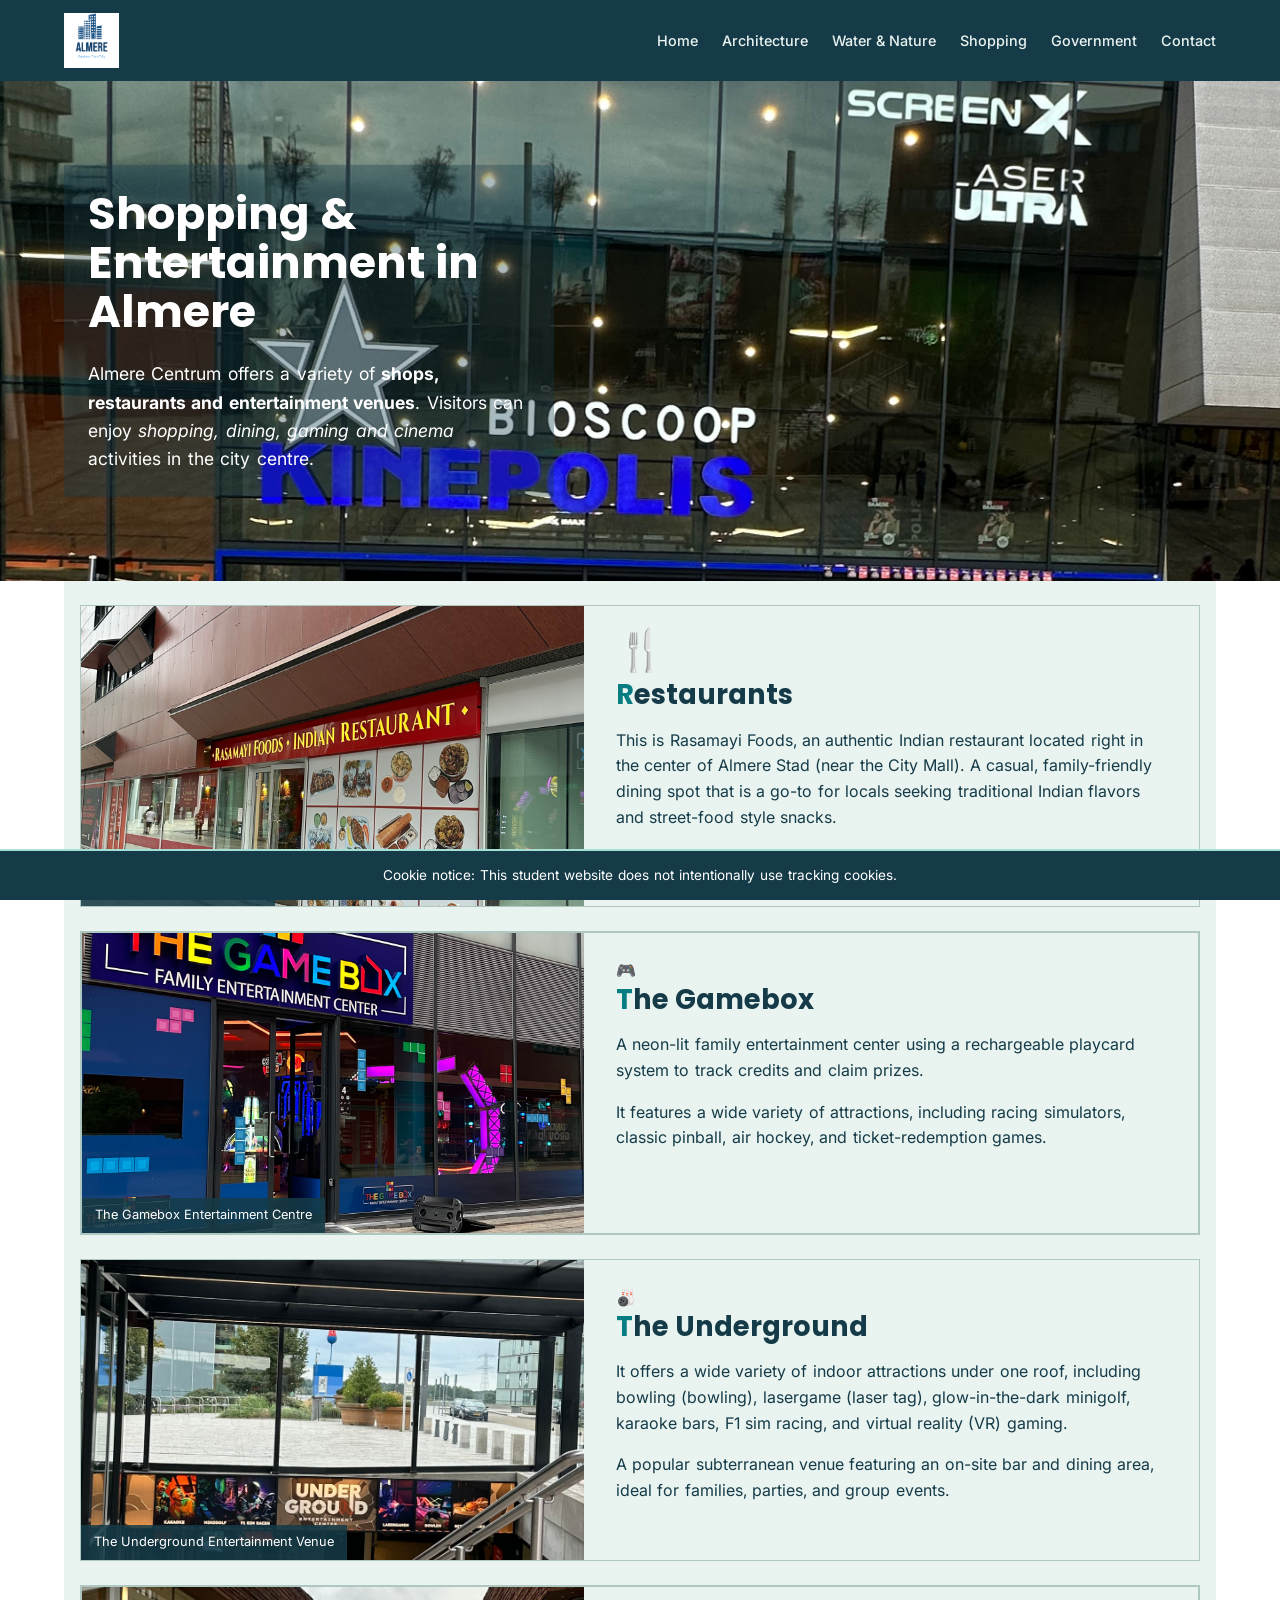
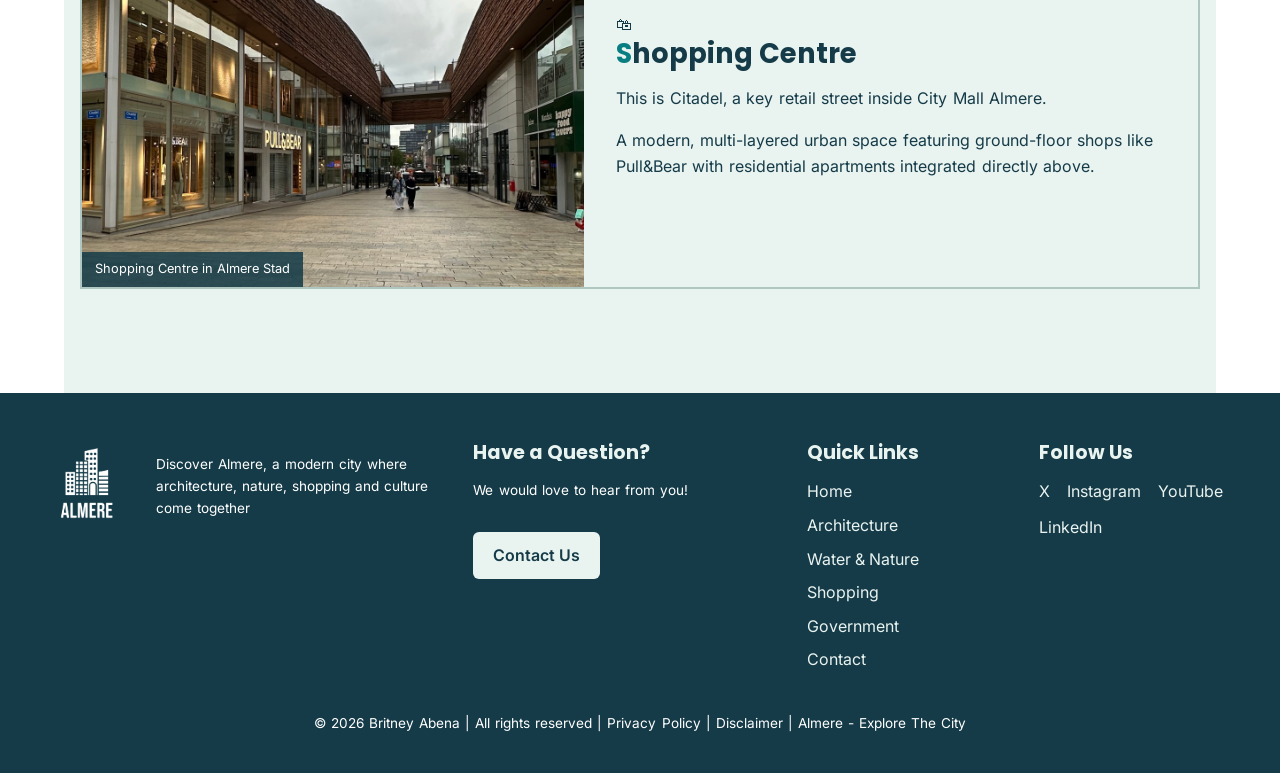
<file: shopping.html>
<!DOCTYPE html> 
<html lang="en">
<head>
       <meta charset="UTF-8">
        <meta name="author" content="Britney Asante">
        <meta name="description" content="Explore shopping and entertainment in Almere, including restaurants, gaming centres, indoor activities and popular shopping destinations.">
        <meta name="keywords" content="Almere, shopping, entertainment, restaurants, gaming">
        <meta name="viewport" content="width=device-width, initial-scale=1.0">

        <title>Shopping &amp; Entertainment | Explore Almere</title> 

        <link rel="stylesheet" type="text/css" href="css/style.css">
        <link rel="icon" type="image/jpeg" href="img/almere-mainlogo.jpg">
    </head>
<body> 

    <header class="site-header">
        <nav aria-label="Main navigation">
            <a href="index.html" class="logo">
                <img src="img/almere-mainlogo.jpg" alt="Almere" title="Almere logo">
            </a>

            <ul class="navigation">
                <li><a href="index.html">Home</a></li>
                <li><a href ="architecture.html">Architecture</a></li>
                <li><a href="nature.html">Water &amp; Nature</a></li>
                <li><a href="shopping.html" aria-current="page">Shopping</a></li>
                <li><a href="government.html">Government</a></li>
                <li><a href="contact.html">Contact</a></li>
            </ul>
        </nav>
    </header>

    <main>
        <section class="shopping-hero">
            <img src="img/cinema.jpg" alt="Cinema and entertainment centre in Almere" title="Shopping and Entertainment in Almere">
             
            <article class="shopping-hero-text">
                <h1>Shopping &amp; Entertainment in Almere</h1>
                <p>
                    Almere Centrum offers a variety of <strong>shops, restaurants and entertainment venues</strong>. Visitors can enjoy <em>shopping, dining, gaming and cinema </em>activities in the city centre. 
                </p>
            </article>
        </section>

        <section class="shopping-content">

            <article class="shopping-place">
                <figure class="shopping-place-image">
                    <img src="img/restaurant.jpg" alt="Indian Foods" title="Restaurants in Almere">
                    <figcaption>Rasamayi Foods Restaurant</figcaption>
                </figure>

                <section class="shopping-place-text">
                    <span class="shopping-symbol" aria-hidden="true">&#127860;</span>
                    <h2>Restaurants</h2>
                    <p>
                        This is Rasamayi Foods, an authentic Indian restaurant located right in the center of Almere Stad (near the City Mall). A casual, family-friendly dining spot that is a go-to for locals seeking traditional Indian flavors and street-food style snacks.
                    </p>
                </section>
            </article>

            <article class="shopping-place">
                <figure class="shopping-place-image">
                    <img src="img/gamebox.jpg" alt="family entertainment centre" title="The Gamebox Almere">
                    <figcaption>The Gamebox Entertainment Centre</figcaption>
                </figure>

                <section class="shopping-place-text">
                    <span class="shopping-sybmol" aria-hidden="true">&#127918;</span>
                    <h2>The Gamebox</h2>
                    <p>
                        A neon-lit family entertainment center using a rechargeable playcard system to track credits and claim prizes. 
                    </p>
                    <p>
                        It features a wide variety of attractions, including racing simulators, classic pinball, air hockey, and ticket-redemption games.
                    </p>
                </section>
            </article>

            <article class="shopping-place">
                <figure class="shopping-place-image">
                    <img src="img/underground.jpg" alt="underground venue" title="The Underground Almere">
                    <figcaption>The Underground Entertainment Venue</figcaption>
                </figure>

                <section class="shopping-place-text">
                    <span class="shopping-sybmol" aria-hidden="true">&#127923;</span>
                    <h2>The Underground</h2>
                    <p>
                        It offers a wide variety of indoor attractions under one roof, including bowling (bowling), lasergame (laser tag), glow-in-the-dark minigolf, karaoke bars, F1 sim racing, and virtual reality (VR) gaming.
                    </p>
                    <p>
                        A popular subterranean venue featuring an on-site bar and dining area, ideal for families, parties, and group events.
                    </p>
                </section>
            </article>

            <article class="shopping-place">
                <figure class="shopping-place-image">
                    <img src="img/shopping-centre.jpg" alt="shopping street at City Mall Almere" title="Shopping Centre in Almere">
                    <figcaption>Shopping Centre in Almere Stad</figcaption>
                </figure>

                <section class="shopping-place-text">
                    <span class="shopping-sybmol" aria-hidden="true">&#128717;</span>
                    <h2>Shopping Centre</h2>
                    <p>
                        This is Citadel, a key retail street inside City Mall Almere. 
                    </p>
                    <p>
                        A modern, multi-layered urban space featuring ground-floor shops like Pull&Bear with residential apartments integrated directly above.
                    </p>
                </section>
            </article>
        </section>
    </main>

    <footer class="site-footer">

        <section class="footer-container">

            <article class="footer-about">
                <img src="img/almere-logo.jpg"
                     alt="Almere"
                     title="Almere city logo"
                     class="footer-logo">

                <p>Discover Almere, a modern city where 
                   architecture, nature, shopping and 
                   culture come together
                </p>
                </article>

                <article class="footer-contact">
                    <h2>Have a Question?</h2>
                    <p>We would love to hear from you!</p>
                    <a href="contact.html" class="button">
                        Contact Us
                    </a> 
                </article>

        <nav class="footer-links" aria-label="Footer navigation">
            <h2>Quick Links</h2>
            
            <ul>
                <li><a href="index.html">Home</a></li>
                <li><a href ="architecture.html">Architecture</a></li>
                <li><a href="nature.html">Water &amp; Nature</a></li>
                <li><a href="shopping.html">Shopping</a></li>
                <li><a href="government.html">Government</a></li>
                <li><a href="contact.html">Contact</a></li>
            </ul>
        </nav>

             <aside class="footer-social">
               <h2>Follow Us</h2>
               <a href="https://x.com" aria-label="X">X</a>
               <a href="https://instagram.com" aria-label="Instagram">Instagram</a>
               <a href="https://youtube.com" aria-label="YouTube">YouTube</a>
              <a href="https://linkedin.com" aria-label="LinkedIn">LinkedIn</a>
            </aside>
         </section>
        <p class="copyright">
            &copy; 2026 Britney Abena | All rights reserved | Privacy Policy | Disclaimer | Almere - Explore The City
        </p>
    </footer>

    <aside class="cookie-message" aria-label="Cookie notice">
    <p>
        Cookie notice: This student website does not
        intentionally use tracking cookies.
    </p>
</aside>
</body>
</html>
</file>
<file: css/style.css>
@import url('https://fonts.googleapis.com/css2?family=Inter:wght@400;500;600;700&family=Poppins:wght@400;500;600;700&display=swap');
*{
    box-sizing: border-box;
}

html {
    scroll-behavior: smooth;
}

body {
    margin: 0;
    font-family: 'Inter', sans-serif;
    background-color: #ffffff;
    color: #153B48;
    line-height: 1.7;
}

h1, h2, h3 {
    font-family: 'Poppins', sans-serif;
    line-height: 1.3;
}

h2 {
    font-size: 2rem;
}

p {
    word-spacing: 0.08em;
}

a {
    color: #153B48;
}

a:hover {
    color: #087E82;
}

a:active {
    color: #A54D2A;
}

/* HEADER AND NAVIGATION */

.site-header {
    position: relative;
    background-color: #153B48;
    color: #E9F3F0;
    z-index: 10;
}

.site-header nav {
    max-width: 1200px;
    margin: auto;
    padding: 0.8rem 1.5rem;
    display: flex;
    align-items: center;
    justify-content: space-between;
    gap: 2rem;
}

.logo {
    display: inline-flex;
    align-items: center;
    color: #E9F3F0;
    font-size: 1.5rem;
    font-weight: 700;
    text-decoration: none;
    letter-spacing: 0.05em;
}

.logo img {
    display: block;
    width: auto;
    height: 55px;
    max-width: 160px;
    object-fit: contain;
}

.navigation {
    display: flex;
    flex-wrap: wrap;
    align-items: center;
    gap: 1.5rem;
    list-style: none;
    margin: 0;
    padding: 0;
}

.navigation a {
    color: #E9F3F0;
    text-decoration: none;
    font-size: 0.9rem;
    font-weight: 500;
}

.navigation a:hover {
    color: #A5DED5;
}

.navigation a:active {
    color: #ffffff;
}

/* HERO SECTION */

.hero {
    position: relative;
    background-color: #E9F3F0;
}

.hero figure {
    margin: 0;
}

.hero img {
    display: block;
    width: 100%;
    height: 450px;
    object-fit: cover;
    object-position: center;
}

.hero figcaption {
    padding: 0.5rem 2rem;
    font-size: 0.8rem;
    color: #153B48;
    text-align: center;
}

.hero article {
    max-width: 800px;
    margin: auto;
    padding: 3rem 2rem;
    text-align: center;
}

.hero h1 {
    color: #153B48;
    font-size: 3rem;
    text-transform: uppercase;
    letter-spacing: 0.08em;
}

.hero p {
    color: #153B48;
    font-size: 1.1rem;
}

/* BUTTONS */

.button {
    display: inline-block;
    margin-top: 1rem;
    padding: 0.8rem 1.6rem;
    background-color: #153B48;
    color: #E9F3F0;
    text-decoration: none;
    border-radius: 6px;
    font-weight: 600;
}

.button:hover {
    background-color: #24566A;
    color: #ffffff;
}

/* DISCOVER ALMERE SECTION */

.highlights {
    max-width: 1200px;
    margin: auto;
    padding: 4rem 2rem;
}

.highlights h2 {
    text-align: center;
    text-transform: uppercase;
    letter-spacing: 0.05em;
    margin-bottom: 2rem;
    color: #153B48;
}

/* CATEGORY CARDS */

.card-container {
    display: grid;
    grid-template-columns: repeat(2, minmax(0, 1fr));
    gap: 2rem;
}

.card {
    background-color: #E9F3F0;
    border: 1px solid #B8D1CA;
    border-radius: 10px;
    overflow: hidden;
    padding-bottom: 1.5rem;
}

.card figure {
    margin: 0;
}

.card img {
    display: block;
    width: 100%;
    height: 240px;
    object-fit: cover;
}

.card figcaption {
    padding: 0.5rem 1.5rem;
    font-size: 0.8rem;
    color: #153B48;
}

.card h3 {
    margin: 1rem 1.5rem;
    color: #153B48;
    font-size: 1.3rem;
}

.card p {
    margin: 0.5rem 1.5rem;
    color: #153B48;
}

.card a {
    display: inline-block;
    margin: 1rem 1.5rem;
    font-weight: 700;
    text-decoration: none;
    color: #153B48;
}

.card a:hover {
    color: #087E82;
    text-decoration: underline;
}

.card h3::first-letter {
    color: #087E82;
}

.card img[src="img/nature.jpg"] {
    object-position: center 75%;
}

/* CONTACT SECTION */

.contact-banner {
    background-color: #153B48;
    color: #E9F3F0;
    text-align: center;
    padding: 4rem 2rem;
}

.contact-banner h2 {
    color: #E9F3F0;
    margin-top: 0;
}

.contact-banner .button {
    background-color: #E9F3F0;
    color: #153B48;
}

.contact-banner .button:hover {
    background-color: #ffffff;
}

/* FOOTER */

.site-footer {
    background-color: #153B48;
    color: white;
    padding: 3rem 2rem 1.5rem; 
}

.footer-container {
    max-width: 1200px;
    margin: 0 auto;
    display: grid;
    grid-template-columns: 2fr 1.5fr 1fr 1fr;
    gap: 2rem;
    align-items: start;
}

.footer-container > * {
    min-width: 0;
}

/*FOOTER HEADINGS */

.site-footer h2 {
    color: #E9F3F0;
    font-size: 1.2rem;
    margin-top: 0;
    margin-bottom: 0.8rem;
}

.footer-about img {
    display: block;
    width: 100px;
    height: auto;
    margin-bottom: 1rem;
    mix-blend-mode: screen;
}

.footer-about p {
    font-size: 0.85rem;
    line-height: 1.6;
}

/* FOOTER CONTACT */

.footer-contact p {
    font-size: 0.85rem;
}

.footer-contact .button {
    display: inline-block;
    background-color: #E9F3F0;
    color: #153B48;
    padding: 10px 20px;
    border-radius: 6px;
    text-decoration: none;
    font-weight: 600;
}

.footer-contact .button:hover {
    background-color: #ffffff;
    color: #153B48;
}

/* FOOTER QUICK LINKS */

.site-footer ul {
    list-style: none;
    padding: 0;
    margin: 0;
}

.site-footer li {
    margin-bottom: 0.4rem;
}

.site-footer a {
    color: #E9F3F0;
    text-decoration: none;
}

.site-footer a:hover {
    color: #A5DED5;
}

/* SOCIAL MEDIA ICONS */

.footer-social .social-icons {
    display: flex;
    gap: 10px;
    flex-wrap: wrap;
}

.footer-social .social-icons a {
    display: inline-flex;
    align-items: center;
    justify-content: center;
    width: 35px;
    height: 35px;
    border-radius: 50%;
    background-color: #E9F3F0;
    color: #153B48;
    text-decoration: none;
    font-weight: 700;
    font-size: 0.8rem;
}

.footer-social .social-icons a:hover {
    background-color: #ffffff;
    color: #087E82;
}

.footer-social a {
    display: inline-block;
    margin-right: 0.8rem;
    margin-bottom: 0.5rem;
}

/* COPYRIGHT */

.copyright {
    text-align: center;
    margin-top: 2rem;
    font-size: 0.85rem;
}

/* FOOTER TABLET RESPONSIVENESS */

@media screen and (max-width: 1024px) {
    .footer-container {
        grid-template-columns: repeat(2, 1fr);
    }
}

/* FOOTER MOBILE RESPONSIVENESS */

@media screen and (max-width: 768px) {
    .footer-container {
        grid-template-columns: 1fr;
        gap: 2rem;
    }

    .site-footer {
        padding: 2rem 1.5rem;
    }

    .footer-social .social-icons {
        justify-content: flex-start;
    }

    .copyright {
        font-size: 0.7rem;
    }
}

/* HOMEPAGE AND NAVIGATION - MOBILE */

@media screen and (max-width: 768px) {

    .site-header nav {
        flex-direction: column;
        align-items: center;
        gap: 1rem;
    }

    .navigation {
        justify-content: center;
        gap: 0.8rem;
    }

    .hero img {
        height: 250px;
    }

    .hero h1 {
        font-size: 2rem;
    }

    .hero article {
        padding: 2rem 1rem;
    }

    .highlights {
        padding: 2rem 1rem;
    }

    .card-container {
        grid-template-columns: 1fr;
    }
}

/* ================
ARCHITECTURE PAGE 
===================*/

/* ARCHITECTURE HERO SECTION */

.architecture-hero {
    position: relative;
    width: 100%;
    background-color: #E9F3F0;
    overflow: hidden;
}

.architecture-hero > img {
    display: block;
    width: 100%;
    height: 500px;
    object-fit: cover;
    object-position: center;
}

/* TEXT ON THE HERO IMAGE */

.architecture-intro {
    position: absolute;
    left: 5%;
    bottom: 8%;
    max-width: 450px;
    padding: 1.5rem;
    background-color: rgba(21, 59, 72, 0.8);
    color: #ffffff;
    border-radius: 6px;
}

.architecture-intro h1 {
    color: #ffffff;
    font-size: 3rem;
    line-height: 1.2;
    margin-top: 0;
    margin-bottom: 1rem;
    text-transform: uppercase;
    max-width: 330px;
}

.architecture-intro p {
    color: #ffffff;
    font-size: 1rem;
    line-height: 1.6;
    margin: 0;
}

/* KUNSTLINIE SECTION */

.kunstline-section {
    width: 90%;
    max-width: 1100px;
    margin: 3rem auto;
    padding: 2rem;
}

.kunstline-images {
    display: grid;
    grid-template-columns: 1fr 2fr;
    gap: 1.5rem;
    align-items: start;
    width: 100%;
}

.kunstline-images figure {
    margin: 0;
    min-width: 0;
}

.kunstline-images img {
    display: block;
    width: 100%;
    height: 300px;
    object-fit: cover;
    border-radius: 8px;
}

.kunstline-images figcaption {
    font-size: 0.85rem;
    color: #153B48;
    margin-top: 0.5rem;
}

/* KUNSTLINIE TEXT */

.kunstline-text {
    margin-top: 2rem;
    padding: 1.5rem;
    background-color: #E9F3F0;
    border-radius: 6px;
}

.kunstline-text h2 {
    font-size: 1.8rem;
    color: #153B48;
    margin-top: 0;
    margin-bottom: 1rem;
}

.kunstline-text p {
    font-size: 1rem;
    line-height: 1.7;
    color: #153B48;
    text-indent: 1rem;
    margin-bottom: 0;
}

/* MORE ARCHITECTURAL BUILDINGS */

.architecture-buildings {
    max-width: 1200px;
    margin: 0 auto;
    padding: 0 2rem 4rem;
}

.architecture-buildings > h2 {
    text-align: center;
    font-size: 2rem;
    color: #153B48;
    margin-bottom: 2rem;
    text-transform: uppercase;
    letter-spacing: 0.05em;
}

/* BUILDING CARDS */

.architecture-card-container {
    display: grid;
    grid-template-columns: repeat(2, minmax(0, 1fr));
    gap: 2rem;
}

.architecture-card {
    background-color: #E9F3F0;
    border-color: #B8D1CA;
    border-style: solid;
    border-width: 1px;
    border-radius: 8px;
    overflow: hidden;
    padding-bottom: 1.5rem;
}

.architecture-card figure {
    margin: 0;
}

.architecture-card img {
    display: block;
    width: 100%;
    height: 280px;
    object-fit: cover;
}

.architecture-card figcaption {
    font-size: 0.85rem;
    padding: 0.5rem 1.5rem;
    color: #153B48;
}

.architecture-card h3 {
    font-size: 1.4rem;
    color: #153B48;
    margin: 1rem 1.5rem;
}

.architecture-card h3::first-letter {
    color: #087E82;
}

.architecture-card p {
    font-size: 1rem;
    line-height: 1.7;
    margin: 0.5rem 1.5rem;
    color: #153B48;
}

/* TABLET RESPONSIVENESS */

@media screen and (max-width: 1024px) {

    .architecture-hero > img {
        height: 420px;
    }

    .architecture-intro {
        max-width: 400px;
    }

    .architecture-intro h1 {
        font-size: 2.5rem;
    }

    .kunstline-images {
        grid-template-columns: 1fr 1.5fr;
    }

    .architecture-card img {
        height: 240px;
    }
}

/* SMARTPHONE RESPONSIVENESS */

@media screen and (max-width: 768px) {

    .architecture-hero > img {
        height: 280px;
    }

    .architecture-intro {
        position: static;
        max-width: none;
        padding: 2rem 1.5rem;
        background-color: #153B48;
        border-radius: 0;
    }

    .architecture-intro h1 {
        font-size: 2rem;
        max-width: none;
    }

    .architecture-intro p {
        font-size: 0.95rem;
    }

    .kunstline-section {
        padding: 2rem 1rem;
    }

    .kunstline-images {
        grid-template-columns: 1fr;
        gap: 1.5rem;
    }

    .kunstline-images img {
        height: auto;
        max-height: 350px;
        object-fit: cover;
    }

    .kunstline-text {
        padding: 1.5rem;
    }

    .kunstline-text h2 {
        font-size: 1.5rem;
    }

    .architecture-buildings {
        padding: 2rem 1rem;
    }

    .architecture-buildings > h2 {
        font-size: 1.6rem;
    }

    .architecture-card-container {
        grid-template-columns: 1fr;
        gap: 1.5rem;
    }

    .architecture-card img {
        height: 230px;
    }

    .architecture-card h3 {
        font-size: 1.2rem;
    }
}


/* =====================================
   WATER AND NATURE PAGE
   ===================================== */

/* NATURE HERO */

.nature-hero {
    position: relative;
    width: 100%;
    overflow: hidden;
    background-color: #153B48;
}

.nature-hero > img {
    display: block;
    width: 100%;
    height: 480px;
    object-fit: cover;
    object-position: center;
}

.nature-hero-text {
    position: absolute;
    top: 50%;
    left: 5%;
    transform: translateY(-50%);
    max-width: 430px;
    padding: 1.5rem;
    color: #ffffff;
    background-color: rgba(21, 59, 72, 0.45);
}

.nature-discover {
    font-size: 1.4rem;
    font-weight: 600;
    margin: 0 0 0.3rem;
}

.nature-hero-text h1 {
    color: #ffffff;
    font-size: 2.8rem;
    line-height: 1.1;
    max-width: 360px;
    margin: 0 0 1.5rem;
}

.nature-hero-text p {
    color: #ffffff;
    font-size: 1rem;
    line-height: 1.6;
}

/* MAIN NATURE CONTENT */

.nature-content {
    max-width: 1200px;
    margin: 0 auto;
    padding: 2rem;
    background-color: #E9F3F0;
}

/* EXPLORE THE OUTDOORS */

.nature-heading {
    margin-bottom: 2rem;
}

.nature-heading h2 {
    color: #153B48;
    font-size: 2.2rem;
    line-height: 1.2;
    margin: 0 0 0.5rem;
}

.nature-heading p {
    color: #153B48;
    font-size: 1.1rem;
    line-height: 1.5;
    max-width: 900px;
    margin: 0;
}

/* FOUR NATURE CARDS */

.nature-card-container {
    display: grid;
    grid-template-columns: repeat(2, minmax(0, 1fr));
    gap: 3.5rem 0.5rem;
}

.nature-card {
    background-color: #E9F3F0;
    border-color: #B8C9C5;
    border-style: solid;
    border-width: 1px;
    overflow: hidden;
}

.nature-card figure {
    margin: 0;
}

.nature-card img {
    display: block;
    width: 100%;
    height: 270px;
    object-fit: cover;
    object-position: center 75%;
}

.nature-card figcaption {
    font-size: 0.85rem;
    color: #153B48;
    padding: 0.5rem 1rem 0;
    font-weight: 600;
}

.nature-card-text {
    padding: 0.5rem 1rem 1.5rem;
}

.nature-card-text h3 {
    color: #153B48;
    font-size: 1.1rem;
    margin: 0 0 0.4rem;
}

.nature-card-text p {
    color: #153B48;
    font-size: 0.85rem;
    line-height: 1.5;
    margin: 0;
}

/* HOVER EFFECT */

.nature-card:hover {
    border-color: #153B48;
}

.nature-card a:hover {
    color: #087E82;
}

/* TABLET */

@media screen and (max-width: 1024px) {

    .nature-hero > img {
        height: 400px;
    }

    .nature-hero-text h1 {
        font-size: 2.3rem;
    }

    .nature-card img {
        height: 220px;
    }
}

/* SMARTPHONE */

@media screen and (max-width: 768px) {

    .nature-hero > img {
        height: 280px;
    }

    .nature-hero-text {
        position: static;
        transform: none;
        max-width: none;
        padding: 2rem 1.5rem;
        background-color: #153B48;
    }

    .nature-hero-text h1 {
        font-size: 2rem;
        max-width: none;
    }

    .nature-discover {
        font-size: 1.1rem;
    }

    .nature-content {
        padding: 1.5rem 1rem;
    }

    .nature-heading h2 {
        font-size: 1.8rem;
    }

    .nature-heading p {
        font-size: 1rem;
    }

    .nature-card-container {
        grid-template-columns: 1fr;
        gap: 1.5rem;
    }

    .nature-card img {
        height: 230px;
    }

    .nature-card-text h3 {
        font-size: 1.2rem;
    }
}


/* =====================================
   SHOPPING AND ENTERTAINMENT PAGE
   ===================================== */

/* SHOPPING HERO */

.shopping-hero {
    position: relative;
    width: 100%;
    overflow: hidden;
    background-color: #153B48;
}

.shopping-hero > img {
    display: block;
    width: 100%;
    height: 500px;
    object-fit: cover;
    object-position: center;
}

.shopping-hero-text {
    position: absolute;
    top: 50%;
    left: 5%;
    transform: translateY(-50%);
    max-width: 490px;
    padding: 1.5rem;
    color: #ffffff;
    background-color: rgba(21, 59, 72, 0.35);
}

.shopping-hero-text h1 {
    color: #ffffff;
    font-size: 2.8rem;
    line-height: 1.1;
    max-width: 420px;
    margin: 0 0 1.5rem;
}

.shopping-hero-text p {
    color: #ffffff;
    font-size: 1.1rem;
    line-height: 1.6;
    margin: 0;
}

/* SHOPPING CONTENT */

.shopping-content {
    width: 90%;
    max-width: 1200px;
    margin: 0 auto;
    padding: 1.5rem 1rem 5rem;
    background-color: #E9F3F0;
}

/* HORIZONTAL SHOPPING CARDS */

.shopping-place {
    display: grid;
    grid-template-columns: 45% 55%;
    min-height: 300px;
    margin-bottom: 1.5rem;
    background-color: #E9F3F0;
    overflow: hidden;
    border: 1px solid #AFC7C1;
}

.shopping-place-image {
    margin: 0;
    min-width: 0;
    min-height: 300px;
    position: relative;
    overflow: hidden;
}

.shopping-place-image img {
    position: absolute;
    top: 0;
    left: 0;
    display: block;
    width: 100%;
    height: 100%;
    object-fit: cover;
    object-position: center;
}

.shopping-place-image figcaption {
    position: absolute;
    bottom: 0;
    left: 0;
    padding: 0.4rem 0.8rem;
    background-color: rgba(21, 59, 72, 0.85);
    color: #ffffff;
    font-size: 0.8rem;
}

/* CARD TEXT */

.shopping-place-text {
    padding: 1.5rem 2rem;
}

.shopping-symbol {
    display: block;
    font-size: 2.5rem;
    line-height: 1;
    margin-bottom: 0.6rem;
}

.shopping-place-text h2 {
    color: #153B48;
    font-size: 1.7rem;
    line-height: 1.2;
    margin: 0 0 1rem;
}

.shopping-place-text p {
    color: #153B48;
    font-size: 1rem;
    line-height: 1.6;
    margin: 0 0 1rem;
}

.shopping-place-text p:last-child {
    margin-bottom: 0;
}

/* ASSESSMENT CSS FEATURES */

.shopping-place:hover {
    border-color: #153B48;
}

.shopping-place:nth-child(even) {
    border-width: 2px;
}

.shopping-place-text h2::first-letter {
    color: #087E82;
}

/* TABLET */

@media screen and (max-width: 1024px) {

    .shopping-hero > img {
        height: 420px;
    }

    .shopping-hero-text h1 {
        font-size: 2.3rem;
    }

    .shopping-place-text {
        padding: 1.2rem;
    }

    .shopping-place-text h2 {
        font-size: 1.4rem;
    }

    .shopping-place-text p {
        font-size: 0.95rem;
    }
}

/* SMARTPHONE */

@media screen and (max-width: 768px) {

    .shopping-hero > img {
        height: 280px;
    }

    .shopping-hero-text {
        position: static;
        transform: none;
        max-width: none;
        padding: 2rem 1.5rem;
        background-color: #153B48;
    }

    .shopping-hero-text h1 {
        font-size: 2rem;
        max-width: none;
    }

    .shopping-hero-text p {
        font-size: 1rem;
    }

    .shopping-content {
        padding: 1.5rem 1rem 3rem;
    }

    .shopping-place {
        grid-template-columns: 1fr;
        min-height: 0;
    }

    .shopping-place-image {
        height: 230px;
        min-height: 0;
    }

    .shopping-place-image img {
        height: 100%;
    }

    .shopping-place-text {
        padding: 1.5rem;
    }

    .shopping-place-text h2 {
        font-size: 1.4rem;
    }

    .shopping-symbol {
        font-size: 2rem;
    }
}




/* =====================================
   GOVERNMENT AND PUBLIC BUILDINGS PAGE
   ===================================== */

/* HERO SECTION */

.government-hero {
    position: relative;
    width: 100%;
    overflow: hidden;
    background-color: #153B48;
}

.government-hero > img {
    display: block;
    width: 100%;
    height: 500px;
    object-fit: cover;
    object-position: center;
}

.government-hero-text {
    position: absolute;
    top: 50%;
    left: 5%;
    transform: translateY(-50%);
    max-width: 490px;
    padding: 1.5rem;
    background-color: rgba(21, 59, 72, 0.25);
}

.government-hero-text h1 {
    color: #153B48;
    font-size: 2.8rem;
    line-height: 1.2;
    margin: 0 0 2rem;
}

.government-hero-text p {
    color: #ffffff;
    font-size: 1rem;
    line-height: 1.6;
    margin: 0;
}

/* MAIN CONTENT */

.government-content {
    max-width: 1200px;
    margin: 0 auto;
    padding: 2rem 1rem 5rem;
    background-color: #E9F3F0;
}

/* INTRODUCTION */

.government-heading {
    padding: 0 1rem 1.5rem;
}

.government-heading h2 {
    color: #153B48;
    font-size: 2rem;
    line-height: 1.3;
    margin: 0 0 1rem;
}

.government-heading p {
    color: #153B48;
    font-size: 1rem;
    line-height: 1.6;
    margin: 0;
}

/* CITY HALL FEATURE */

.government-feature {
    display: grid;
    grid-template-columns: 1fr 1fr;
    background-color: #ffffff;
    border-color: #AFC7C1;
    border-style: solid;
    border-width: 1px;
    border-radius: 6px;
    overflow: hidden;
}

.government-feature figure {
    margin: 0;
    min-width: 0;
    position: relative;
}

.government-feature img {
    display: block;
    width: 100%;
    height: 100%;
    min-height: 300px;
    object-fit: cover;
}

.government-feature figcaption {
    position: absolute;
    bottom: 0;
    left: 0;
    padding: 0.4rem 0.8rem;
    background-color: rgba(21, 59, 72, 0.85);
    color: #ffffff;
    font-size: 0.8rem;
}

.government-feature-text {
    padding: 2rem;
}

.government-feature-text h2 {
    color: #153B48;
    font-size: 1.6rem;
    line-height: 1.3;
    margin: 0 0 1.5rem;
}

.government-feature-text p {
    color: #153B48;
    font-size: 0.95rem;
    line-height: 1.6;
    margin: 0 0 1.5rem;
}

/* MORE PUBLIC BUILDINGS */

.government-more {
    margin-top: 2rem;
}

.government-more > h2 {
    color: #153B48;
    font-size: 1.8rem;
    margin: 0 0 1.5rem;
}

/* FOUR BUILDING CARDS */

.government-card-container {
    display: grid;
    grid-template-columns: repeat(2, minmax(0, 1fr));
    gap: 3rem 1rem;
}

.government-card {
    display: grid;
    grid-template-columns: 1fr 1fr;
    background-color: #ffffff;
    border-color: #AFC7C1;
    border-style: solid;
    border-width: 1px;
    border-radius: 6px;
    overflow: hidden;
}

.government-card figure {
    margin: 0;
    min-width: 0;
    position: relative;
}

.government-card img {
    display: block;
    width: 100%;
    height: 100%;
    min-height: 240px;
    object-fit: cover;
}

.government-card figcaption {
    position: absolute;
    bottom: 0;
    left: 0;
    padding: 0.3rem 0.5rem;
    background-color: rgba(21, 59, 72, 0.85);
    color: #ffffff;
    font-size: 0.7rem;
}

.government-card-text {
    padding: 1.2rem;
    align-self: center;
}

.government-card-text h3 {
    color: #153B48;
    font-size: 1.1rem;
    line-height: 1.3;
    margin: 0 0 1rem;
}

.government-card-text p {
    color: #153B48;
    font-size: 0.85rem;
    line-height: 1.6;
    margin: 0;
}

/* HOVER EFFECT */

.government-card:hover {
    border-color: #153B48;
}

/* TABLET */

@media screen and (max-width: 1024px) {

    .government-hero > img {
        height: 420px;
    }

    .government-hero-text h1 {
        font-size: 2.2rem;
    }

    .government-card-container {
        grid-template-columns: 1fr;
        gap: 1.5rem;
    }

    .government-card img {
        min-height: 220px;
    }
}

/* SMARTPHONE */

@media screen and (max-width: 768px) {

    .government-hero > img {
        height: 280px;
    }

    .government-hero-text {
        position: static;
        transform: none;
        max-width: none;
        padding: 2rem 1.5rem;
        background-color: #153B48;
    }

    .government-hero-text h1 {
        color: #ffffff;
        font-size: 2rem;
    }

    .government-content {
        padding: 1.5rem 1rem 3rem;
    }

    .government-heading h2 {
        font-size: 1.6rem;
    }

    .government-feature {
        grid-template-columns: 1fr;
    }

    .government-feature img {
        height: 230px;
        min-height: 0;
    }

    .government-feature-text {
        padding: 1.5rem;
    }

    .government-feature-text h2 {
        font-size: 1.4rem;
    }

    .government-card {
        grid-template-columns: 1fr;
    }

    .government-card img {
        height: 220px;
        min-height: 0;
    }

    .government-card-text {
        padding: 1.5rem;
    }
}




/* =====================================
   CONTACT PAGE
   ===================================== */

/* CONTACT HERO */

.contact-hero {
    max-width: 1200px;
    margin: 2rem auto 0;
}

.contact-hero img {
    display: block;
    width: 100%;
    height: 450px;
    object-fit: cover;
    object-position: center 75%;
}

/* CONTACT INTRODUCTION */

.contact-introduction {
    max-width: 1100px;
    margin: 2rem auto 1.5rem;
    padding: 0 1rem;
}

.contact-introduction h1 {
    text-align: center;
    color: #153B48;
    font-size: 2.8rem;
    margin: 0 0 0.5rem;
}

.contact-introduction p {
    color: #153B48;
    font-size: 1.5rem;
    font-weight: 600;
    line-height: 1.3;
    margin: 0;
}

/* CONTACT TWO COLUMN LAYOUT */

.contact-layout {
    display: grid;
    grid-template-columns: 1fr 1fr;
    gap: 0;
    max-width: 1100px;
    margin: 0 auto 5rem;
    padding: 0 1rem;
    align-items: start;
}

/* LEFT CONTACT INFORMATION */

.contact-information {
    padding: 1.5rem;
    background-color: #ffffff;
    border-color: #153B48;
    border-style: solid;
    border-width: 1px;
    border-radius: 5px;
}

.contact-information h2 {
    color: #153B48;
    font-size: 2rem;
    margin: 0 0 0.5rem;
    text-align: center;
}

.contact-information > p {
    text-align: center;
    color: #153B48;
    font-size: 1rem;
    margin: 0 0 1rem;
}

/* CONTACT INFORMATION CARDS */

.contact-info-grid {
    display: grid;
    grid-template-columns: repeat(2, minmax(0, 1fr));
    gap: 1rem;
}

.contact-info-card {
    background-color: #E9F3F0;
    padding: 1rem;
    min-height: 170px;
    border-radius: 4px;
}

.contact-icon {
    display: block;
    color: #153B48;
    font-size: 2.5rem;
    line-height: 1.2;
    margin-bottom: 0.5rem;
}

.contact-info-card h3 {
    color: #153B48;
    font-size: 1.1rem;
    margin: 0 0 0.5rem;
}

.contact-info-card p {
    color: #153B48;
    font-size: 0.95rem;
    line-height: 1.4;
    margin: 0 0 0.3rem;
}

.contact-info-card a {
    color: #153B48;
    text-decoration: none;
}

.contact-info-card a:hover {
    text-decoration: underline;
}

/* SOCIAL MEDIA */

.contact-social {
    display: flex;
    gap: 0.8rem;
    margin-top: 1.5rem;
}

.contact-social a {
    display: flex;
    align-items: center;
    justify-content: center;
    width: 38px;
    height: 38px;
    background-color: #E9F3F0;
    color: #153B48;
    border-radius: 50%;
    text-decoration: none;
    font-size: 0.9rem;
    font-weight: 700;
}

.contact-social a:hover {
    background-color: #153B48;
    color: #ffffff;
}

/* RIGHT CONTACT FORM */

.contact-form-section {
    background-color: #E9F3F0;
    padding: 1.5rem;
    border-color: #153B48;
    border-style: solid;
    border-width: 1px;
    border-radius: 5px;
}

.contact-form-section h2 {
    color: #153B48;
    font-size: 1.6rem;
    margin: 0 0 0.5rem;
}

.contact-form-section > p {
    color: #153B48;
    font-size: 0.95rem;
    margin: 0 0 1rem;
}

.contact-form-section fieldset {
    border: 0;
    padding: 0;
    margin: 0;
    min-width: 0;
}

.contact-form-section legend {
    font-size: 0.9rem;
    color: #153B48;
    font-weight: 600;
    margin-bottom: 0.8rem;
}

.contact-form-section label {
    display: block;
    color: #153B48;
    font-size: 0.95rem;
    margin: 0.8rem 0 0.3rem;
}

.contact-form-section select,
.contact-form-section input[type="text"],
.contact-form-section input[type="email"],
.contact-form-section textarea {
    display: block;
    width: 100%;
    padding: 0.8rem;
    background-color: #ffffff;
    border-color: #C9D8D4;
    border-style: solid;
    border-width: 1px;
    border-radius: 4px;
    font-family: inherit;
    font-size: 0.95rem;
    box-sizing: border-box;
}

.contact-form-section textarea {
    resize: vertical;
    min-height: 120px;
}

.contact-form-section input:focus,
.contact-form-section select:focus,
.contact-form-section textarea:focus {
    outline: 2px solid #153B48;
    outline-offset: 2px;
}

/* SUBMIT BUTTON */

.contact-submit {
    display: block;
    width: 55%;
    margin: 1.5rem auto 0;
    padding: 0.8rem 1rem;
    background-color: #153B48;
    color: #ffffff;
    border-color: #153B48;
    border-style: solid;
    border-width: 1px;
    border-radius: 5px;
    font-size: 1rem;
    font-weight: 600;
    cursor: pointer;
}

.contact-submit:hover {
    background-color: #245968;
}

/* TABLET */

@media screen and (max-width: 1024px) {

    .contact-hero img {
        height: 350px;
    }

    .contact-introduction p {
        font-size: 1.3rem;
    }

    .contact-layout {
        grid-template-columns: 1fr;
        gap: 1.5rem;
    }
}

/* SMARTPHONE */

@media screen and (max-width: 768px) {

    .contact-hero {
        margin-top: 1rem;
    }

    .contact-hero img {
        height: 230px;
    }

    .contact-introduction {
        margin: 1.5rem auto;
    }

    .contact-introduction h1 {
        font-size: 2rem;
    }

    .contact-introduction p {
        font-size: 1.1rem;
    }

    .contact-layout {
        padding: 0 1rem;
        margin-bottom: 3rem;
    }

    .contact-information,
    .contact-form-section {
        padding: 1rem;
    }

    .contact-information h2 {
        font-size: 1.6rem;
    }

    .contact-info-grid {
        grid-template-columns: 1fr;
    }

    .contact-info-card {
        min-height: 0;
    }

    .contact-submit {
        width: 100%;
    }
}

/* COOKIE MESSAGE */

.cookie-message {
    position: fixed;
    bottom: 0;
    left: 0;
    width: 100%;
    z-index: 9999;
    background-color: #153B48;
    color: #ffffff;
    padding: 0.8rem 1.5rem;
    text-align: center;
    font-size: 0.85rem;
    border-top: 2px solid #A5DED5;
}

.cookie-message p {
    margin: 0;
}

/* ASSESSMENT TABLE */

.city-overview {
    max-width: 900px;
    margin: 2rem auto 4rem;
    padding: 0 1rem;
}

.city-overview h2 {
    text-align: center;
}

.city-overview table {
    width: 100%;
    border-collapse: collapse;
}

.city-overview caption {
    padding: 0.8rem;
    font-weight: 600;
}

.city-overview th,
.city-overview td {
    padding: 1rem;
    border: 1px solid #B8D1CA;
    text-align: left;
}

.city-overview th {
    background-color: #153B48;
    color: #ffffff;
}

.city-overview tbody tr:nth-child(even) {
    background-color: #CFF;
}

.city-overview tbody tr:nth-child(odd) {
    background-color: #FFF;
}

/* FLOATING FOOTER LOGO */

.footer-about .footer-logo {
    float: left;
    margin-right: 1rem;
}
</file>
